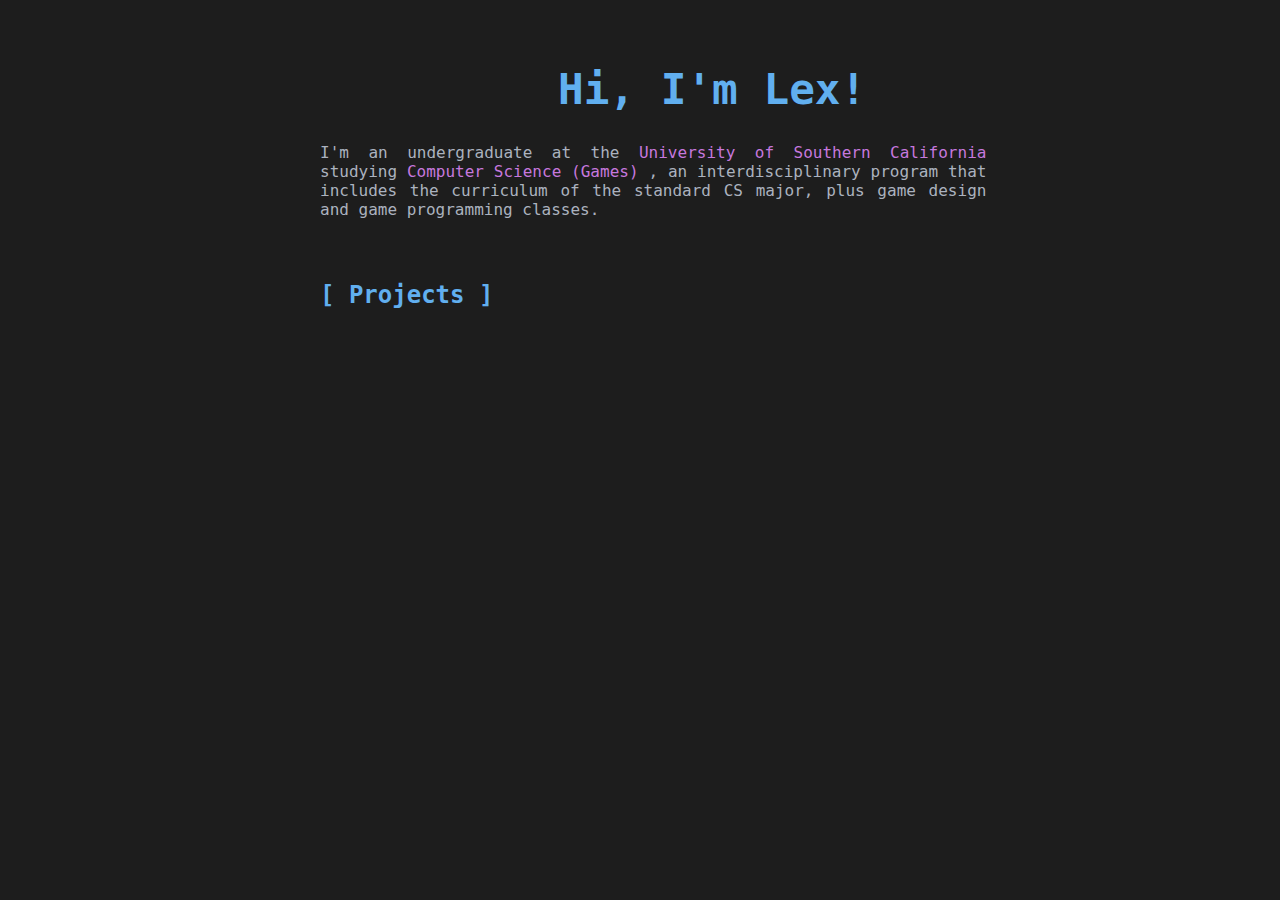
<file: old/index.html>
<!DOCTYPE html>
<html lang="en">
    <head>
        

    <link rel="apple-touch-icon" sizes="180x180" href="favicon/apple-touch-icon.png">
    <link rel="icon" type="image/png" sizes="32x32" href="favicon/favicon-32x32.png">
    <link rel="icon" type="image/png" sizes="16x16" href="favicon/favicon-16x16.png">
    <link rel="manifest" href="favicon/site.webmanifest">
    <link rel="mask-icon" href="favicon/safari-pinned-tab.svg" color="#5bbad5">
    <link rel="shortcut icon" href="favicon/favicon.ico" />

        <script>
            function toggleProjects() {
                var text = document.getElementById("project-tab");
                if (text.style.display == "none") {
                    text.style.display = "inline";
                    text.style.backgroundColor = "#5c6370";
                } else {
                    text.style.display = "none";
                    text.style.backgroundColor = "#1d1d1d";
                }
                
            }
        </script>
        <title>Lex Yu's Page</title>
        <meta charset="UTF-8">
        <meta name="viewport" content="width=device-width, initial-scale=1.0">
        <link rel="stylesheet" href="style.css">
    </head>
    <body>
        <h1>Hi, I'm Lex!</h1>

        <p>
            <span>I'm an undergraduate at the <span class="keyword">University of Southern California</span> studying</span> 
            <span id="major" class="keyword">Computer Science (Games)</span>
            <span id="major-description">, an interdisciplinary program that includes the curriculum of the standard CS major, plus game design and game programming classes.</span>
            <br>
            <br>
            <br>
            <h3><span class="menu-links" onclick="toggleProjects()">[ Projects ] </span></h3>
        </p>
        
        <span id="project-tab">
        <h4 class="project-links"><a href="https://store.steampowered.com/app/1637610/Time_Tails/">Time Tails</a></h4>
        <p>
            <img src="assets/img/timetails.jpg" alt="Time tails promotional image" class="wide-img">
            <br>
            <span>I worked on <span class="keyword">Time Tails</span> during my internship at <span class="keyword">Snowbright Studio</span>! Time Tails is a kids 2D point and click adventure funded by the US Dept. of Education. I translated wireframes into Unity scenes, and programmed three of the levels. I also programmed the menus and conclusion sequence. (Made in <span class="lowercase-keyword">Unity/C#</span>)</span>
        </p>

        <h4 class="project-links"><a href="https://lynnfactor.itch.io/ourfirstkiss">Our First Kiss</a></h4>
        <p>
                      
            <img src="assets/img/ourfirstkiss.png" alt="Our first kiss start screen" class="wide-img">
            <br>
            <span>I was the primary programmer on <span class="keyword">Our First Kiss</span>, another students' Masters Thesis project (using <span class="lowercase-keyword">Unity/C#</span>). It's a festival (or at-home) game about a first kiss at the movies. I programmed the kissing mechanic, the color saturation and music/film clip changes, the keyboard controls remapping, the accessories selection, the ending, and I debugged the movement code.</span>
        </p>
        <br>
        <br>
        <h3>Small Projects:</h3>
        <h4 class="project-links"><a href="https://lsyu.itch.io/color-combine">Color Combine</a></h4>
        <p>
            <img src="assets/img/colorcombine.png" alt="Color combine image" class="square-img">
            <br>
            <span>I made this alone in a few hours in <span class="lowercase-keyword">Unity</span>, it was inspired by the Home Depot color sample section.</span>
        </p>
        <h4 class="project-links"><a href="https://lsyu.itch.io/good-night-egg">Good Night, Egg</a></h4>
        <p>
            <img src="assets/img/goodnightegg.png" alt="Good Night Egge image" class="square-img">
            <br>
            <span>A 2D simulator of a genderqueer teen checking their phone before bedtime. This was my first <span class="lowercase-keyword">Unity</span> game that I made alone as an optional class project.</span>
        </p>
        <br>
        </span>
    </body>
</html>
</file>
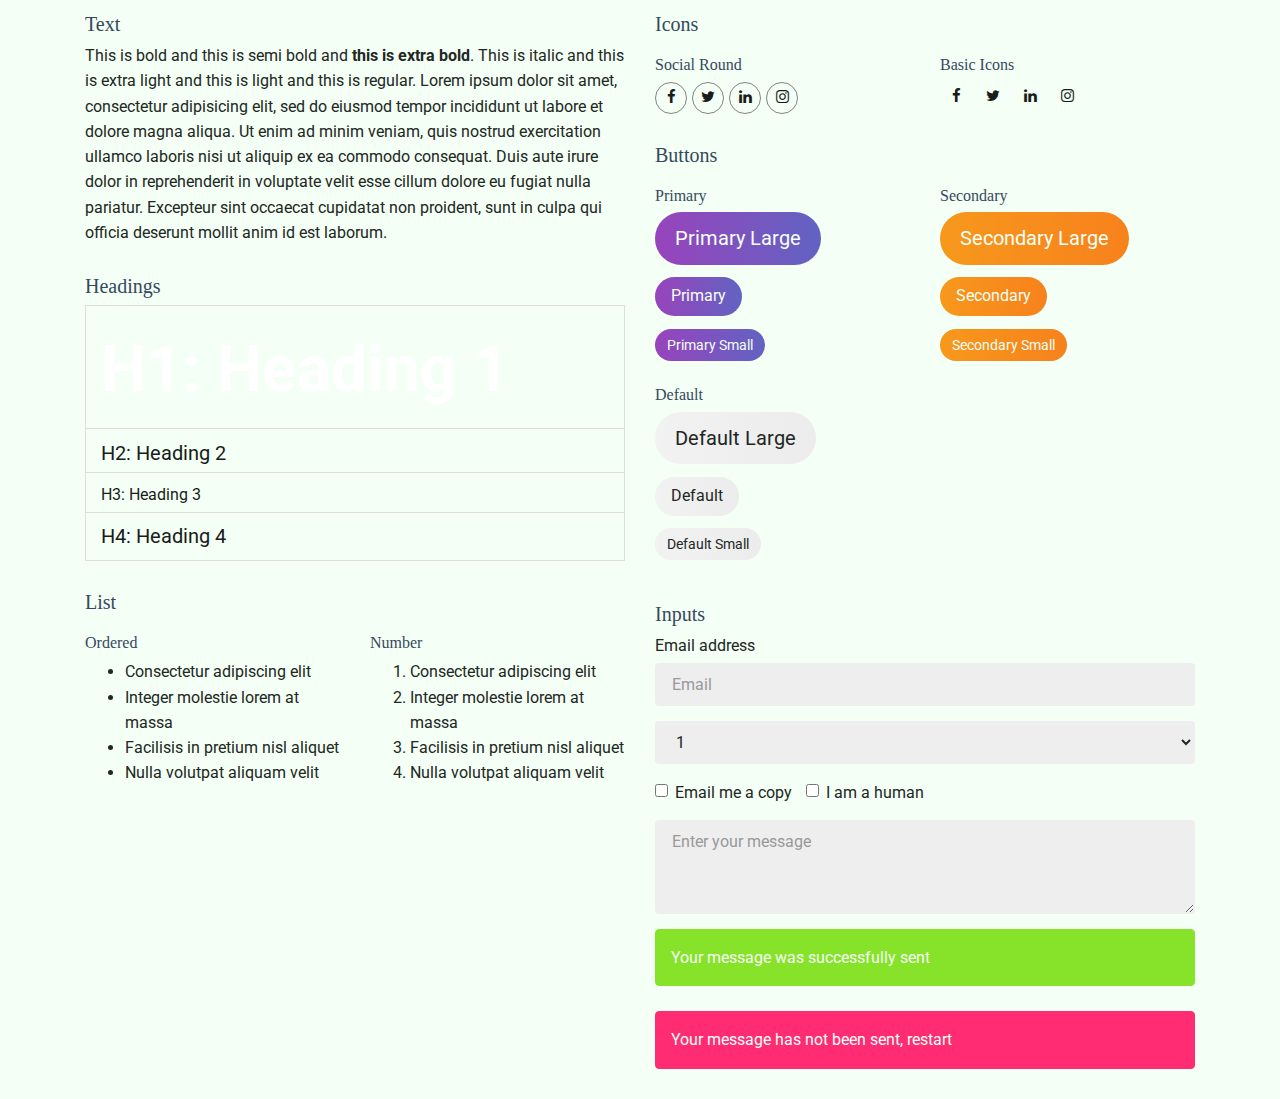
<file: components.html>
<!DOCTYPE html>
<html lang="en">

<head>
  <meta charset="UTF-8">
  <meta content="IE=edge" http-equiv="X-UA-Compatible">
  <meta content="width=device-width,initial-scale=1" name="viewport">
  <meta content="description" name="description">
  <meta name="google" content="notranslate" />
  <meta content="Mashup templates have been developped by Orson.io team" name="author">

  <!-- Disable tap highlight on IE -->
  <meta name="msapplication-tap-highlight" content="no">
  
  <link rel="apple-touch-icon" sizes="180x180" href="./assets/apple-icon-180x180.png">
  <link href="./assets/favicon.ico" rel="icon">

  <title>Title page</title>  

<link href="./main.d8e0d294.css" rel="stylesheet"></head>

<body class="white">


<!-- Add your site or app content here -->
  <div class="container">
    <div class="row">
      <div class="col-xs-12 col-md-6">

        <div class="template-example">
          <h2 class="template-title-example">Text</h2>
          <p>This is bold and this is semi bold and <b>this is extra bold</b>. This is italic and this is extra light and this is light
          and this is regular. Lorem ipsum dolor sit amet, consectetur adipisicing elit, sed do eiusmod
          tempor incididunt ut labore et dolore magna aliqua. Ut enim ad minim veniam,
          quis nostrud exercitation ullamco laboris nisi ut aliquip ex ea commodo
          consequat. Duis aute irure dolor in reprehenderit in voluptate velit esse
          cillum dolore eu fugiat nulla pariatur. Excepteur sint occaecat cupidatat non
          proident, sunt in culpa qui officia deserunt mollit anim id est laborum.
          </p>
        </div>

        <div class="template-example">
          <h2 class="template-title-example">Headings</h2>
          
          <table class="table table-bordered">
            <tr><td><h1>H1: Heading 1</h1></td></tr>
            <tr><td><h2>H2: Heading 2</h2></td></tr>
            <tr><td><h3>H3: Heading 3</h3></td></tr>
            <tr><td><h4>H4: Heading 4</h4></td></tr>
          </table>
          
        </div>

        
        <div class="template-example">
          <h2 class="template-title-example">List</h2>
          <div class="row">
            <div class="col-md-6">
              <h3 class="template-title-example">Ordered</h3>
              <ul>
                <li>Consectetur adipiscing elit</li>
                <li>Integer molestie lorem at massa</li>
                <li>Facilisis in pretium nisl aliquet</li>
                <li>Nulla volutpat aliquam velit</li>
              </ul>
            </div>
            <div class="col-md-6">
              <h3 class="template-title-example">Number</h3>
              <ol>
                <li>Consectetur adipiscing elit</li>
                <li>Integer molestie lorem at massa</li>
                <li>Facilisis in pretium nisl aliquet</li>
                <li>Nulla volutpat aliquam velit</li>
              </ol>
            </div>
          </div>
        </div>
        
      </div>

      <div class="col-xs-12 col-md-6">
        <div class="template-example">
          <h2 class="template-title-example">Icons</h2>
          
          <div class="row">
            <div class="col-md-6">
              <h3 class="template-title-example">Social Round</h2>
              <ul class="list-icons">
                <li>
                  <a href="" class="social-round-icon fa-icon">
                    <i class="fa fa-facebook"></i>
                  </a>
                </li>
                <li>
                  <a href="" class="social-round-icon fa-icon">
                    <i class="fa fa-twitter"></i>
                  </a>
                </li>
                <li>
                  <a href="" class="social-round-icon fa-icon">
                    <i class="fa fa-linkedin"></i>
                  </a>
                </li>
                <li>
                  <a href="" class="social-round-icon fa-icon">
                    <i class="fa fa-instagram"></i>
                  </a>
                </li>
              </ul>
            </div>
            <div class="col-md-6">
               <h3 class="template-title-example">Basic Icons</h2>
                <ul class="list-icons">
                  <li>
                    <span class="fa-icon">
                      <i class="fa fa-facebook"></i>
                    </span>
                  </li>
                  <li>
                    <span class="fa-icon">
                      <i class="fa fa-twitter"></i>
                    </span>
                  </li>
                  <li>
                    <span class="fa-icon">
                      <i class="fa fa-linkedin"></i>
                    </span>
                  </li>
                  <li>
                    <span class="fa-icon">
                      <i class="fa fa-instagram"></i>
                    </span>
                  </li>
                </ul>
            </div>

          </div>


          


        </div>

        <div class="template-example">
          <h2 class="template-title-example">Buttons</h2>
          <div class="row">
            <div class="col-md-6">
              <h3 class="template-title-example">Primary</h2>
              <div class="row">
                  <div class="col-md-6">
                  <p><a href="" class="btn btn-primary btn-lg">Primary Large</a></p>
                  <p><a href="" class="btn btn-primary">Primary </a></p>
                  <p><a href="" class="btn btn-primary btn-sm">Primary Small</a></p>
                </div>
              </div>

              <h3 class="template-title-example">Default</h2>
              <div class="row">
                  <div class="col-md-6">
                  <p><a href="" class="btn btn-default btn-lg">Default Large</a></p>
                  <p><a href="" class="btn btn-default">Default </a></p>
                  <p><a href="" class="btn btn-default btn-sm">Default Small</a></p>
                </div>
              </div>

            </div>

            <div class="col-md-6">
              <h3 class="template-title-example">Secondary</h2>
              <div class="row">
                  <div class="col-md-6">
                  <p><a href="" class="btn btn-info btn-lg">Secondary Large</a></p>
                  <p><a href="" class="btn btn-info">Secondary </a></p>
                  <p><a href="" class="btn btn-info btn-sm">Secondary Small</a></p>
                </div>
              </div>
            </div>
          </div>
        </div>
        
        <div class="template-example">
          <h2 class="template-title-example">Inputs</h2>

            <div class="form-group">
              <label for="exampleInputEmail1">Email address</label>
              <input type="email" class="form-control" id="exampleInputEmail1" placeholder="Email">
            </div>

            <div class="form-group">
              <select class="form-control">
                <option>1</option>
                <option>2</option>
                <option>3</option>
                <option>4</option>
                <option>5</option>
              </select>
            </div>

            <div class="form-group">
              <label class="checkbox-inline">
                <input 
                type="checkbox" id="inlineCheckbox1" value="option1"> Email me a copy
              </label>
              <label class="checkbox-inline">
                <input type="checkbox" id="inlineCheckbox2" value="option2"> I am a human
              </label>
            </div>

            <div class="form-group">
              <textarea class="form-control" rows="3" placeholder="Enter your message"></textarea>
            </div>
            
            <div class="alert alert-success" role="alert">Your message was successfully sent</div>
            <div class="alert alert-danger" role="alert">Your message has not been sent, restart</div>
        </div>




      </div>
    </div>
  </div>
</file>
<file: old/style.css>
body {
  font-family:Consolas, monaco, monospace;
  margin-top:5%;
  margin-left:25%;
  text-align:justify;
  background-color:#1d1d1d;
}
h4{
  font-size:14pt;
  color:#abb2bf;
}
h3{
  font-size:18pt;
  color:#61afef;
}
.wide-img{
  width:60%;
  height:60%;
}
.square-img{
  width:30%;
  height:30%;
}
p{
  width:70%;
  color:#abb2bf;
}
.keyword{
  color:#c678dd;
}
a:hover{
  color:white;
}
.project-links:hover{
  color:white;
}
a, a:visited{
  color:#61afef;
}
.lowercase-keyword{
  color:#98c379;
}
h1{
  margin-left:25%;
  font-size:32pt;
  color:#61afef;
}
.menu-links{
  color:#61afef;
}
.menu-links:hover{
  color:white;
}
#project-tab{
  display:none;
}


/*# sourceMappingURL=style.css.map */
@media only screen and (max-width: 600px) {
  body {
    text-align:left;
    margin-left:5%;
    width:100%;
  }
  h1{
    margin-left:0;
  }
}
</file>
<file: main.d8e0d294.css>
@import url('https://fonts.googleapis.com/css2?family=Roboto&display=swap');
@import url(https://maxcdn.bootstrapcdn.com/font-awesome/4.7.0/css/font-awesome.min.css); /*!
 * Bootstrap v3.3.7 (http://getbootstrap.com)
 * Copyright 2011-2016 Twitter, Inc.
 * Licensed under MIT (https://github.com/twbs/bootstrap/blob/master/LICENSE)
 */
/*! normalize.css v3.0.3 | MIT License | github.com/necolas/normalize.css */
html {
  font-family: sans-serif;
  -ms-text-size-adjust: 100%;
  -webkit-text-size-adjust: 100%;
}
#last-updated{
  color:rgba(255, 255, 255, 0.813);
  font-size:12px;
}
body {
  margin: 0;
}
article,
aside,
details,
figcaption,
figure,
footer,
header,
hgroup,
main,
menu,
nav,
section,
summary {
  display: block;
}
audio,
canvas,
progress,
video {
  display: inline-block;
  vertical-align: baseline;
}
audio:not([controls]) {
  display: none;
  height: 0;
}
[hidden],
template {
  display: none;
}
a {
  background-color: transparent;
}
a:active,
a:hover {
  outline: 0;
}
abbr[title] {
  border-bottom: 1px dotted;
}
b,
strong {
  font-weight: 700;
}
dfn {
  font-style: italic;
}
h1 {
  font-size: 2em;
  margin: 0.67em 0;
  color:white;
  
}


mark {
  background: #ff0;
  color: #191c1a;
}
small {
  font-size: 80%;
}
sub,
sup {
  font-size: 75%;
  line-height: 0;
  position: relative;
  vertical-align: baseline;
}
sup {
  top: -0.5em;
}
sub {
  bottom: -0.25em;
}
img {
  border: 0;
}
svg:not(:root) {
  overflow: hidden;
}
figure {
  margin: 1em 40px;
}
hr {
  box-sizing: content-box;
  height: 0;
}
pre {
  overflow: auto;
}
code,
kbd,
pre,
samp {
  font-family: monospace, monospace;
  font-size: 1em;
}
button,
input,
optgroup,
select,
textarea {
  color: inherit;
  font: inherit;
  margin: 0;
}
button {
  overflow: visible;
}
button,
select {
  text-transform: none;
}
button,
html input[type="button"],
input[type="reset"],
input[type="submit"] {
  -webkit-appearance: button;
  cursor: pointer;
}
button[disabled],
html input[disabled] {
  cursor: default;
}
button::-moz-focus-inner,
input::-moz-focus-inner {
  border: 0;
  padding: 0;
}
input {
  line-height: normal;
}
input[type="checkbox"],
input[type="radio"] {
  box-sizing: border-box;
  padding: 0;
}
input[type="number"]::-webkit-inner-spin-button,
input[type="number"]::-webkit-outer-spin-button {
  height: auto;
}
input[type="search"] {
  -webkit-appearance: textfield;
  box-sizing: content-box;
}
input[type="search"]::-webkit-search-cancel-button,
input[type="search"]::-webkit-search-decoration {
  -webkit-appearance: none;
}
fieldset {
  border: 1px solid silver;
  margin: 0 2px;
  padding: 0.35em 0.625em 0.75em;
}
textarea {
  overflow: auto;
}
optgroup {
  font-weight: 700;
}
table {
  border-collapse: collapse;
  border-spacing: 0;
}
td,
th {
  padding: 0;
}

/*! Source: https://github.com/h5bp/html5-boilerplate/blob/master/src/css/main.css */
@media print {
  *,
  :after,
  :before {
    background: transparent !important;
    color: #191c1a !important;
    box-shadow: none !important;
    text-shadow: none !important;
  }
  a,
  a:visited {
    text-decoration: underline;
  }
  a[href]:after {
    content: " (" attr(href) ")";
  }
  abbr[title]:after {
    content: " (" attr(title) ")";
  }
  a[href^="#"]:after,
  a[href^="javascript:"]:after {
    content: "";
  }
  blockquote,
  pre {
    border: 1px solid #999;
    page-break-inside: avoid;
  }
  thead {
    display: table-header-group;
  }
  img,
  tr {
    page-break-inside: avoid;
  }
  img {
    max-width: 100% !important;
  }
  h2,
  h3,
  p {
    orphans: 3;
    widows: 3;
  }
  h2,
  h3 {
    page-break-after: avoid;
  }
  .navbar {
    display: none;
  }
  .btn > .caret,
  .dropup > .btn > .caret {
    border-top-color: #191c1a !important;
  }
  .label {
    border: 1px solid #191c1a;
  }
  .table {
    border-collapse: collapse !important;
  }
  .table td,
  .table th {
    background-color: #F4FFF5 !important;
  }
  .table-bordered td,
  .table-bordered th {
    border: 1px solid #ddd !important;
  }
}
*,
:after,
:before {
  -webkit-box-sizing: border-box;
  -moz-box-sizing: border-box;
  box-sizing: border-box;
}
html {
  font-size: 10px;
  -webkit-tap-highlight-color: transparent;
}
body {
  font-family:  'Roboto',  sans-serif;
  font-size: 16px;
  line-height: 1.58;
  color: #212723;
  background-color: #F4FFF5;
}
.special-body {
  color:white;
}
button,
input,
select,
textarea {
  font-family: inherit;
  font-size: inherit;
  line-height: inherit;
}
a {
  color: #9844bc;
  text-decoration: none;
}
a:focus,
a:hover {
  color: #6e2a82;
  text-decoration: underline;
}
a:focus {
  outline: 5px auto -webkit-focus-ring-color;
  outline-offset: -2px;
}
figure {
  margin: 0;
}
img {
  vertical-align: middle;
}
.img-responsive {
  display: block;
  max-width: 100%;
  height: auto;
}
.img-rounded {
  border-radius: 6px;
}
.img-thumbnail {
  padding: 4px;
  line-height: 1.58;
  background-color: #F4FFF5;
  border: 1px solid #ddd;
  border-radius: 4px;
  -webkit-transition: all 0.2s ease-in-out;
  -o-transition: all 0.2s ease-in-out;
  transition: all 0.2s ease-in-out;
  display: inline-block;
  max-width: 100%;
  height: auto;
}
.img-circle {
  border-radius: 50%;
}
hr {
  margin-top: 25px;
  margin-bottom: 25px;
  border: 0;
  border-top: 1px solid #eee;
}
.sr-only {
  position: absolute;
  width: 1px;
  height: 1px;
  margin: -1px;
  padding: 0;
  overflow: hidden;
  clip: rect(0, 0, 0, 0);
  border: 0;
}
.sr-only-focusable:active,
.sr-only-focusable:focus {
  position: static;
  width: auto;
  height: auto;
  margin: 0;
  overflow: visible;
  clip: auto;
}
[role="button"] {
  cursor: pointer;
}

.h2,
.h3,
.h4,
.h5,
.h6,
h2,
h3,
h4,
h5,
h6 {
  font-family:  'Roboto',  sans-serif;
  font-weight: 400;
  line-height: 1.1;
  color: #191c1a;
}
.h1 .small,
.h1 small,
.h2 .small,
.h2 small,
.h3 .small,
.h3 small,
.h4 .small,
.h4 small,
.h5 .small,
.h5 small,
.h6 .small,
.h6 small,
h1 .small,
h1 small,
h2 .small,
h2 small,
h3 .small,
h3 small,
h4 .small,
h4 small,
h5 .small,
h5 small,
h6 .small,
h6 small {
  font-weight: 400;
  line-height: 1;
  color: #777;
}
.h1,
.h2,
.h3,
h1,
h2,
h3 {
  margin-top: 13px;
  margin-bottom: 8px;
}
.h1 .small,
.h1 small,
.h2 .small,
.h2 small,
.h3 .small,
.h3 small,
h1 .small,
h1 small,
h2 .small,
h2 small,
h3 .small,
h3 small {
  font-size: 65%;
}
.h4,
.h5,
.h6,
h4,
h5,
h6 {
  margin-top: 12.5px;
  margin-bottom: 12.5px;
}
.h4 .small,
.h4 small,
.h5 .small,
.h5 small,
.h6 .small,
.h6 small,
h4 .small,
h4 small,
h5 .small,
h5 small,
h6 .small,
h6 small {
  font-size: 75%;
}
.h1,
h1 {
  font-size: 64px;
}
.h2,
h2 {
  font-size: 27px;
}
.h3,
.h4,
h3,
h4 {
  font-size: 20px;
}
.h5,
h5 {
  font-size: 16px;
}
.h6,
h6 {
  font-size: 14px;
}
p {
  margin: 0 0 12.5px;
}
.project-desc {
  font-size:14px;
  text-align:justify;
}
.lead {
  margin-bottom: 25px;
  font-size: 18px;
  font-weight: 300;
  line-height: 1;
}
@media (min-width: 768px) {
  .lead {
    font-size: 24px;
  }
}
.small,
small {
  font-size: 87%;
}
.mark,
mark {
  background-color: #fcf8e3;
  padding: 0.2em;
}
.text-left {
  text-align: left;
}
.text-right {
  text-align: right;
}
.text-center {
  text-align: center;
}
.text-justify {
  text-align: justify;
}
.text-nowrap {
  white-space: nowrap;
}
.text-lowercase {
  text-transform: lowercase;
}
.initialism,
.text-uppercase {
  text-transform: uppercase;
}
.text-capitalize {
  text-transform: capitalize;
}
.text-muted {
  color: #777;
}
.text-primary {
  color: #9844bc;
}
a.text-primary:focus,
a.text-primary:hover {
  color: #6e2a82;
}
.text-success {
  color: #F4FFF5;
}
a.text-success:focus,
a.text-success:hover {
  color: #e6e6e6;
}
.text-info {
  color: #31708f;
}
a.text-info:focus,
a.text-info:hover {
  color: #245269;
}
.text-warning {
  color: #8a6d3b;
}
a.text-warning:focus,
a.text-warning:hover {
  color: #66512c;
}
.text-danger {
  color: #F4FFF5;
}
a.text-danger:focus,
a.text-danger:hover {
  color: #e6e6e6;
}
.bg-primary {
  color: #F4FFF5;
  background-color: #9844bc;
}
a.bg-primary:focus,
a.bg-primary:hover {
  background-color: #6e2a82;
}
.bg-success {
  background-color: #9929e3;
}
a.bg-success:focus,
a.bg-success:hover {
  background-color: #9929e3;
}
.bg-info {
  background-color: #d9edf7;
}
a.bg-info:focus,
a.bg-info:hover {
  background-color: #e4afee;
}
.bg-warning {
  background-color: #fcf8e3;
}
a.bg-warning:focus,
a.bg-warning:hover {
  background-color: #f7ecb5;
}
.bg-danger {
  background-color: #ff2c74;
}
a.bg-danger:focus,
a.bg-danger:hover {
  background-color: #f80055;
}
.page-header {
  padding-bottom: 11.5px;
  margin: 30px 0 25px;
  border-bottom: 1px solid #eee;
}
ol,
ul {
  margin-top: 0;
  margin-bottom: 12.5px;
}
ol ol,
ol ul,
ul ol,
ul ul {
  margin-bottom: 0;
}
.list-inline,
.list-unstyled {
  padding-left: 0;
  list-style: none;
}
.list-inline {
  margin-left: -5px;
}
.list-inline > li {
  display: inline-block;
  padding-left: 5px;
  padding-right: 5px;
}
dl {
  margin-top: 0;
  margin-bottom: 25px;
}
dd,
dt {
  line-height: 1.58;
}
dt {
  font-weight: 700;
}
dd {
  margin-left: 0;
}
.dl-horizontal dd:after,
.dl-horizontal dd:before {
  content: " ";
  display: table;
}
.dl-horizontal dd:after {
  clear: both;
}
@media (min-width: 768px) {
  .dl-horizontal dt {
    float: left;
    width: 160px;
    clear: left;
    text-align: right;
    overflow: hidden;
    text-overflow: ellipsis;
    white-space: nowrap;
  }
  .dl-horizontal dd {
    margin-left: 180px;
  }
}
abbr[data-original-title],
abbr[title] {
  cursor: help;
  border-bottom: 1px dotted #777;
}
.initialism {
  font-size: 90%;
}
blockquote {
  padding: 12.5px 25px;
  margin: 0 0 25px;
  font-size: 20px;
  border-left: 5px solid #eee;
}
blockquote ol:last-child,
blockquote p:last-child,
blockquote ul:last-child {
  margin-bottom: 0;
}
blockquote .small,
blockquote footer,
blockquote small {
  display: block;
  font-size: 80%;
  line-height: 1.58;
  color: #777;
}
blockquote .small:before,
blockquote footer:before,
blockquote small:before {
  content: "\2014   \A0";
}
.blockquote-reverse,
blockquote.pull-right {
  padding-right: 15px;
  padding-left: 0;
  border-right: 5px solid #eee;
  border-left: 0;
  text-align: right;
}
.blockquote-reverse .small:before,
.blockquote-reverse footer:before,
.blockquote-reverse small:before,
blockquote.pull-right .small:before,
blockquote.pull-right footer:before,
blockquote.pull-right small:before {
  content: "";
}
.blockquote-reverse .small:after,
.blockquote-reverse footer:after,
.blockquote-reverse small:after,
blockquote.pull-right .small:after,
blockquote.pull-right footer:after,
blockquote.pull-right small:after {
  content: "\A0   \2014";
}
address {
  margin-bottom: 25px;
  font-style: normal;
  line-height: 1.58;
}
code,
kbd,
pre,
samp {
  font-family: Menlo, Monaco, Consolas, Courier New, monospace;
}
code {
  color: #c7254e;
  background-color: #f9f2f4;
  border-radius: 4px;
}
code,
kbd {
  padding: 2px 4px;
  font-size: 90%;
}
kbd {
  color: #F4FFF5;
  background-color: #333;
  border-radius: 3px;
  box-shadow: inset 0 -1px 0 rgba(0, 0, 0, 0.25);
}
kbd kbd {
  padding: 0;
  font-size: 100%;
  font-weight: 700;
  box-shadow: none;
}
pre {
  display: block;
  padding: 12px;
  margin: 0 0 12.5px;
  font-size: 15px;
  line-height: 1.58;
  word-break: break-all;
  word-wrap: break-word;
  color: #333;
  background-color: #f5f5f5;
  border: 1px solid #ccc;
  border-radius: 4px;
}
pre code {
  padding: 0;
  font-size: inherit;
  color: inherit;
  white-space: pre-wrap;
  background-color: transparent;
  border-radius: 0;
}
.pre-scrollable {
  max-height: 340px;
  overflow-y: scroll;
}
.container {
  margin-right: auto;
  margin-left: auto;
  padding-left: 30px;
  padding-right: 30px;
}
#containerIntro h1,
#containerIntro p {
    float:left;
    display: inline;
    vertical-align: top;
}
.container:after,
.container:before {
  content: " ";
  display: table;
}
.container:after {
  clear: both;
}
@media (min-width: 768px) {
  .container {
    width: 750px;
  }
}
@media (min-width: 992px) {
  .container {
    width: 970px;
  }
}
@media (min-width: 1200px) {
  .container {
    width: 1170px;
  }
}
.container-fluid {
  margin-right: auto;
  margin-left: auto;
  padding-left: 15px;
  padding-right: 15px;
}
.container-fluid:after,
.container-fluid:before {
  content: " ";
  display: table;
}
.container-fluid:after {
  clear: both;
}
.row {
  margin-left: -15px;
  margin-right: -15px;
}
.row:after,
.row:before {
  content: " ";
  display: table;
}
.row:after {
  clear: both;
}
.col-lg-1,
.col-lg-2,
.col-lg-3,
.col-lg-4,
.col-lg-5,
.col-lg-6,
.col-lg-7,
.col-lg-8,
.col-lg-9,
.col-lg-10,
.col-lg-11,
.col-lg-12,
.col-md-1,
.col-md-2,
.col-md-3,
.col-md-4,
.col-md-5,
.col-md-6,
.col-md-7,
.col-md-8,
.col-md-9,
.col-md-10,
.col-md-11,
.col-md-12,
.col-sm-1,
.col-sm-2,
.col-sm-3,
.col-sm-4,
.col-sm-5,
.col-sm-6,
.col-sm-7,
.col-sm-8,
.col-sm-9,
.col-sm-10,
.col-sm-11,
.col-sm-12,
.col-xs-1,
.col-xs-2,
.col-xs-3,
.col-xs-4,
.col-xs-5,
.col-xs-6,
.col-xs-7,
.col-xs-8,
.col-xs-9,
.col-xs-10,
.col-xs-11,
.col-xs-12 {
  position: relative;
  min-height: 1px;
  padding-left: 15px;
  padding-right: 15px;
}
.col-xs-1,
.col-xs-2,
.col-xs-3,
.col-xs-4,
.col-xs-5,
.col-xs-6,
.col-xs-7,
.col-xs-8,
.col-xs-9,
.col-xs-10,
.col-xs-11,
.col-xs-12 {
  float: left;
}
.col-xs-1 {
  width: 8.33333%;
}
.col-xs-2 {
  width: 16.66667%;
}
.col-xs-3 {
  width: 25%;
}
.col-xs-4 {
  width: 33.33333%;
}
.col-xs-5 {
  width: 41.66667%;
}
.col-xs-6 {
  width: 50%;
}
.col-xs-7 {
  width: 58.33333%;
}
.col-xs-8 {
  width: 66.66667%;
}
.col-xs-9 {
  width: 75%;
}
.col-xs-10 {
  width: 83.33333%;
}
.col-xs-11 {
  width: 91.66667%;
}
.col-xs-12 {
  width: 100%;
}
.col-xs-pull-0 {
  right: auto;
}
.col-xs-pull-1 {
  right: 8.33333%;
}
.col-xs-pull-2 {
  right: 16.66667%;
}
.col-xs-pull-3 {
  right: 25%;
}
.col-xs-pull-4 {
  right: 33.33333%;
}
.col-xs-pull-5 {
  right: 41.66667%;
}
.col-xs-pull-6 {
  right: 50%;
}
.col-xs-pull-7 {
  right: 58.33333%;
}
.col-xs-pull-8 {
  right: 66.66667%;
}
.col-xs-pull-9 {
  right: 75%;
}
.col-xs-pull-10 {
  right: 83.33333%;
}
.col-xs-pull-11 {
  right: 91.66667%;
}
.col-xs-pull-12 {
  right: 100%;
}
.col-xs-push-0 {
  left: auto;
}
.col-xs-push-1 {
  left: 8.33333%;
}
.col-xs-push-2 {
  left: 16.66667%;
}
.col-xs-push-3 {
  left: 25%;
}
.col-xs-push-4 {
  left: 33.33333%;
}
.col-xs-push-5 {
  left: 41.66667%;
}
.col-xs-push-6 {
  left: 50%;
}
.col-xs-push-7 {
  left: 58.33333%;
}
.col-xs-push-8 {
  left: 66.66667%;
}
.col-xs-push-9 {
  left: 75%;
}
.col-xs-push-10 {
  left: 83.33333%;
}
.col-xs-push-11 {
  left: 91.66667%;
}
.col-xs-push-12 {
  left: 100%;
}
.col-xs-offset-0 {
  margin-left: 0;
}
.col-xs-offset-1 {
  margin-left: 8.33333%;
}
.col-xs-offset-2 {
  margin-left: 16.66667%;
}
.col-xs-offset-3 {
  margin-left: 25%;
}
.col-xs-offset-4 {
  margin-left: 33.33333%;
}
.col-xs-offset-5 {
  margin-left: 41.66667%;
}
.col-xs-offset-6 {
  margin-left: 50%;
}
.col-xs-offset-7 {
  margin-left: 58.33333%;
}
.col-xs-offset-8 {
  margin-left: 66.66667%;
}
.col-xs-offset-9 {
  margin-left: 75%;
}
.col-xs-offset-10 {
  margin-left: 83.33333%;
}
.col-xs-offset-11 {
  margin-left: 91.66667%;
}
.col-xs-offset-12 {
  margin-left: 100%;
}
@media (min-width: 768px) {
  .col-sm-1,
  .col-sm-2,
  .col-sm-3,
  .col-sm-4,
  .col-sm-5,
  .col-sm-6,
  .col-sm-7,
  .col-sm-8,
  .col-sm-9,
  .col-sm-10,
  .col-sm-11,
  .col-sm-12 {
    float: left;
  }
  .col-sm-1 {
    width: 8.33333%;
  }
  .col-sm-2 {
    width: 16.66667%;
  }
  .col-sm-3 {
    width: 25%;
  }
  .col-sm-4 {
    width: 33.33333%;
  }
  .col-sm-5 {
    width: 41.66667%;
  }
  .col-sm-6 {
    width: 50%;
  }
  .col-sm-7 {
    width: 58.33333%;
  }
  .col-sm-8 {
    width: 66.66667%;
  }
  .col-sm-9 {
    width: 75%;
  }
  .col-sm-10 {
    width: 83.33333%;
  }
  .col-sm-11 {
    width: 91.66667%;
  }
  .col-sm-12 {
    width: 100%;
  }
  .col-sm-pull-0 {
    right: auto;
  }
  .col-sm-pull-1 {
    right: 8.33333%;
  }
  .col-sm-pull-2 {
    right: 16.66667%;
  }
  .col-sm-pull-3 {
    right: 25%;
  }
  .col-sm-pull-4 {
    right: 33.33333%;
  }
  .col-sm-pull-5 {
    right: 41.66667%;
  }
  .col-sm-pull-6 {
    right: 50%;
  }
  .col-sm-pull-7 {
    right: 58.33333%;
  }
  .col-sm-pull-8 {
    right: 66.66667%;
  }
  .col-sm-pull-9 {
    right: 75%;
  }
  .col-sm-pull-10 {
    right: 83.33333%;
  }
  .col-sm-pull-11 {
    right: 91.66667%;
  }
  .col-sm-pull-12 {
    right: 100%;
  }
  .col-sm-push-0 {
    left: auto;
  }
  .col-sm-push-1 {
    left: 8.33333%;
  }
  .col-sm-push-2 {
    left: 16.66667%;
  }
  .col-sm-push-3 {
    left: 25%;
  }
  .col-sm-push-4 {
    left: 33.33333%;
  }
  .col-sm-push-5 {
    left: 41.66667%;
  }
  .col-sm-push-6 {
    left: 50%;
  }
  .col-sm-push-7 {
    left: 58.33333%;
  }
  .col-sm-push-8 {
    left: 66.66667%;
  }
  .col-sm-push-9 {
    left: 75%;
  }
  .col-sm-push-10 {
    left: 83.33333%;
  }
  .col-sm-push-11 {
    left: 91.66667%;
  }
  .col-sm-push-12 {
    left: 100%;
  }
  .col-sm-offset-0 {
    margin-left: 0;
  }
  .col-sm-offset-1 {
    margin-left: 8.33333%;
  }
  .col-sm-offset-2 {
    margin-left: 16.66667%;
  }
  .col-sm-offset-3 {
    margin-left: 25%;
  }
  .col-sm-offset-4 {
    margin-left: 33.33333%;
  }
  .col-sm-offset-5 {
    margin-left: 41.66667%;
  }
  .col-sm-offset-6 {
    margin-left: 50%;
  }
  .col-sm-offset-7 {
    margin-left: 58.33333%;
  }
  .col-sm-offset-8 {
    margin-left: 66.66667%;
  }
  .col-sm-offset-9 {
    margin-left: 75%;
  }
  .col-sm-offset-10 {
    margin-left: 83.33333%;
  }
  .col-sm-offset-11 {
    margin-left: 91.66667%;
  }
  .col-sm-offset-12 {
    margin-left: 100%;
  }
}
@media (min-width: 992px) {
  .col-md-1,
  .col-md-2,
  .col-md-3,
  .col-md-4,
  .col-md-5,
  .col-md-6,
  .col-md-7,
  .col-md-8,
  .col-md-9,
  .col-md-10,
  .col-md-11,
  .col-md-12 {
    float: left;
  }
  .col-md-1 {
    width: 8.33333%;
  }
  .col-md-2 {
    width: 16.66667%;
  }
  .col-md-3 {
    width: 25%;
  }
  .col-md-4 {
    width: 33.33333%;
  }
  .col-md-5 {
    width: 41.66667%;
  }
  .col-md-6 {
    width: 50%;
  }
  .col-md-7 {
    width: 58.33333%;
  }
  .col-md-8 {
    width: 66.66667%;
  }
  .col-md-9 {
    width: 75%;
  }
  .col-md-10 {
    width: 83.33333%;
  }
  .col-md-11 {
    width: 91.66667%;
  }
  .col-md-12 {
    width: 100%;
  }
  .col-md-pull-0 {
    right: auto;
  }
  .col-md-pull-1 {
    right: 8.33333%;
  }
  .col-md-pull-2 {
    right: 16.66667%;
  }
  .col-md-pull-3 {
    right: 25%;
  }
  .col-md-pull-4 {
    right: 33.33333%;
  }
  .col-md-pull-5 {
    right: 41.66667%;
  }
  .col-md-pull-6 {
    right: 50%;
  }
  .col-md-pull-7 {
    right: 58.33333%;
  }
  .col-md-pull-8 {
    right: 66.66667%;
  }
  .col-md-pull-9 {
    right: 75%;
  }
  .col-md-pull-10 {
    right: 83.33333%;
  }
  .col-md-pull-11 {
    right: 91.66667%;
  }
  .col-md-pull-12 {
    right: 100%;
  }
  .col-md-push-0 {
    left: auto;
  }
  .col-md-push-1 {
    left: 8.33333%;
  }
  .col-md-push-2 {
    left: 16.66667%;
  }
  .col-md-push-3 {
    left: 25%;
  }
  .col-md-push-4 {
    left: 33.33333%;
  }
  .col-md-push-5 {
    left: 41.66667%;
  }
  .col-md-push-6 {
    left: 50%;
  }
  .col-md-push-7 {
    left: 58.33333%;
  }
  .col-md-push-8 {
    left: 66.66667%;
  }
  .col-md-push-9 {
    left: 75%;
  }
  .col-md-push-10 {
    left: 83.33333%;
  }
  .col-md-push-11 {
    left: 91.66667%;
  }
  .col-md-push-12 {
    left: 100%;
  }
  .col-md-offset-0 {
    margin-left: 0;
  }
  .col-md-offset-1 {
    margin-left: 8.33333%;
  }
  .col-md-offset-2 {
    margin-left: 16.66667%;
  }
  .col-md-offset-3 {
    margin-left: 25%;
  }
  .col-md-offset-4 {
    margin-left: 33.33333%;
  }
  .col-md-offset-5 {
    margin-left: 41.66667%;
  }
  .col-md-offset-6 {
    margin-left: 50%;
  }
  .col-md-offset-7 {
    margin-left: 58.33333%;
  }
  .col-md-offset-8 {
    margin-left: 66.66667%;
  }
  .col-md-offset-9 {
    margin-left: 75%;
  }
  .col-md-offset-10 {
    margin-left: 83.33333%;
  }
  .col-md-offset-11 {
    margin-left: 91.66667%;
  }
  .col-md-offset-12 {
    margin-left: 100%;
  }
}
@media (min-width: 1200px) {
  .col-lg-1,
  .col-lg-2,
  .col-lg-3,
  .col-lg-4,
  .col-lg-5,
  .col-lg-6,
  .col-lg-7,
  .col-lg-8,
  .col-lg-9,
  .col-lg-10,
  .col-lg-11,
  .col-lg-12 {
    float: left;
  }
  .col-lg-1 {
    width: 8.33333%;
  }
  .col-lg-2 {
    width: 16.66667%;
  }
  .col-lg-3 {
    width: 25%;
  }
  .col-lg-4 {
    width: 33.33333%;
  }
  .col-lg-5 {
    width: 41.66667%;
  }
  .col-lg-6 {
    width: 50%;
  }
  .col-lg-7 {
    width: 58.33333%;
  }
  .col-lg-8 {
    width: 66.66667%;
  }
  .col-lg-9 {
    width: 75%;
  }
  .col-lg-10 {
    width: 83.33333%;
  }
  .col-lg-11 {
    width: 91.66667%;
  }
  .col-lg-12 {
    width: 100%;
  }
  .col-lg-pull-0 {
    right: auto;
  }
  .col-lg-pull-1 {
    right: 8.33333%;
  }
  .col-lg-pull-2 {
    right: 16.66667%;
  }
  .col-lg-pull-3 {
    right: 25%;
  }
  .col-lg-pull-4 {
    right: 33.33333%;
  }
  .col-lg-pull-5 {
    right: 41.66667%;
  }
  .col-lg-pull-6 {
    right: 50%;
  }
  .col-lg-pull-7 {
    right: 58.33333%;
  }
  .col-lg-pull-8 {
    right: 66.66667%;
  }
  .col-lg-pull-9 {
    right: 75%;
  }
  .col-lg-pull-10 {
    right: 83.33333%;
  }
  .col-lg-pull-11 {
    right: 91.66667%;
  }
  .col-lg-pull-12 {
    right: 100%;
  }
  .col-lg-push-0 {
    left: auto;
  }
  .col-lg-push-1 {
    left: 8.33333%;
  }
  .col-lg-push-2 {
    left: 16.66667%;
  }
  .col-lg-push-3 {
    left: 25%;
  }
  .col-lg-push-4 {
    left: 33.33333%;
  }
  .col-lg-push-5 {
    left: 41.66667%;
  }
  .col-lg-push-6 {
    left: 50%;
  }
  .col-lg-push-7 {
    left: 58.33333%;
  }
  .col-lg-push-8 {
    left: 66.66667%;
  }
  .col-lg-push-9 {
    left: 75%;
  }
  .col-lg-push-10 {
    left: 83.33333%;
  }
  .col-lg-push-11 {
    left: 91.66667%;
  }
  .col-lg-push-12 {
    left: 100%;
  }
  .col-lg-offset-0 {
    margin-left: 0;
  }
  .col-lg-offset-1 {
    margin-left: 8.33333%;
  }
  .col-lg-offset-2 {
    margin-left: 16.66667%;
  }
  .col-lg-offset-3 {
    margin-left: 25%;
  }
  .col-lg-offset-4 {
    margin-left: 33.33333%;
  }
  .col-lg-offset-5 {
    margin-left: 41.66667%;
  }
  .col-lg-offset-6 {
    margin-left: 50%;
  }
  .col-lg-offset-7 {
    margin-left: 58.33333%;
  }
  .col-lg-offset-8 {
    margin-left: 66.66667%;
  }
  .col-lg-offset-9 {
    margin-left: 75%;
  }
  .col-lg-offset-10 {
    margin-left: 83.33333%;
  }
  .col-lg-offset-11 {
    margin-left: 91.66667%;
  }
  .col-lg-offset-12 {
    margin-left: 100%;
  }
}
table {
  background-color: transparent;
}
caption {
  padding-top: 8px;
  padding-bottom: 8px;
  color: #777;
}
caption,
th {
  text-align: left;
}
.table {
  width: 100%;
  max-width: 100%;
  margin-bottom: 25px;
}
.table > tbody > tr > td,
.table > tbody > tr > th,
.table > tfoot > tr > td,
.table > tfoot > tr > th,
.table > thead > tr > td,
.table > thead > tr > th {
  padding: 8px;
  line-height: 1.58;
  vertical-align: top;
  border-top: 1px solid #ddd;
}
.table > thead > tr > th {
  vertical-align: bottom;
  border-bottom: 2px solid #ddd;
}
.table > caption + thead > tr:first-child > td,
.table > caption + thead > tr:first-child > th,
.table > colgroup + thead > tr:first-child > td,
.table > colgroup + thead > tr:first-child > th,
.table > thead:first-child > tr:first-child > td,
.table > thead:first-child > tr:first-child > th {
  border-top: 0;
}
.table > tbody + tbody {
  border-top: 2px solid #ddd;
}
.table .table {
  background-color: #F4FFF5;
}
.table-condensed > tbody > tr > td,
.table-condensed > tbody > tr > th,
.table-condensed > tfoot > tr > td,
.table-condensed > tfoot > tr > th,
.table-condensed > thead > tr > td,
.table-condensed > thead > tr > th {
  padding: 5px;
}
.table-bordered,
.table-bordered > tbody > tr > td,
.table-bordered > tbody > tr > th,
.table-bordered > tfoot > tr > td,
.table-bordered > tfoot > tr > th,
.table-bordered > thead > tr > td,
.table-bordered > thead > tr > th {
  border: 1px solid #ddd;
}
.table-bordered > thead > tr > td,
.table-bordered > thead > tr > th {
  border-bottom-width: 2px;
}
.table-striped > tbody > tr:nth-of-type(odd) {
  background-color: #f9f9f9;
}
.table-hover > tbody > tr:hover {
  background-color: #f5f5f5;
}
table col[class*="col-"] {
  position: static;
  float: none;
  display: table-column;
}
table td[class*="col-"],
table th[class*="col-"] {
  position: static;
  float: none;
  display: table-cell;
}
.table > tbody > tr.active > td,
.table > tbody > tr.active > th,
.table > tbody > tr > td.active,
.table > tbody > tr > th.active,
.table > tfoot > tr.active > td,
.table > tfoot > tr.active > th,
.table > tfoot > tr > td.active,
.table > tfoot > tr > th.active,
.table > thead > tr.active > td,
.table > thead > tr.active > th,
.table > thead > tr > td.active,
.table > thead > tr > th.active {
  background-color: #f5f5f5;
}
.table-hover > tbody > tr.active:hover > td,
.table-hover > tbody > tr.active:hover > th,
.table-hover > tbody > tr:hover > .active,
.table-hover > tbody > tr > td.active:hover,
.table-hover > tbody > tr > th.active:hover {
  background-color: #e8e8e8;
}
.table > tbody > tr.success > td,
.table > tbody > tr.success > th,
.table > tbody > tr > td.success,
.table > tbody > tr > th.success,
.table > tfoot > tr.success > td,
.table > tfoot > tr.success > th,
.table > tfoot > tr > td.success,
.table > tfoot > tr > th.success,
.table > thead > tr.success > td,
.table > thead > tr.success > th,
.table > thead > tr > td.success,
.table > thead > tr > th.success {
  background-color: #87e329;
}
.table-hover > tbody > tr.success:hover > td,
.table-hover > tbody > tr.success:hover > th,
.table-hover > tbody > tr:hover > .success,
.table-hover > tbody > tr > td.success:hover,
.table-hover > tbody > tr > th.success:hover {
  background-color: #7ad61c;
}
.table > tbody > tr.info > td,
.table > tbody > tr.info > th,
.table > tbody > tr > td.info,
.table > tbody > tr > th.info,
.table > tfoot > tr.info > td,
.table > tfoot > tr.info > th,
.table > tfoot > tr > td.info,
.table > tfoot > tr > th.info,
.table > thead > tr.info > td,
.table > thead > tr.info > th,
.table > thead > tr > td.info,
.table > thead > tr > th.info {
  background-color: #d9edf7;
}
.table-hover > tbody > tr.info:hover > td,
.table-hover > tbody > tr.info:hover > th,
.table-hover > tbody > tr:hover > .info,
.table-hover > tbody > tr > td.info:hover,
.table-hover > tbody > tr > th.info:hover {
  background-color: #c4e3f3;
}
.table > tbody > tr.warning > td,
.table > tbody > tr.warning > th,
.table > tbody > tr > td.warning,
.table > tbody > tr > th.warning,
.table > tfoot > tr.warning > td,
.table > tfoot > tr.warning > th,
.table > tfoot > tr > td.warning,
.table > tfoot > tr > th.warning,
.table > thead > tr.warning > td,
.table > thead > tr.warning > th,
.table > thead > tr > td.warning,
.table > thead > tr > th.warning {
  background-color: #fcf8e3;
}
.table-hover > tbody > tr.warning:hover > td,
.table-hover > tbody > tr.warning:hover > th,
.table-hover > tbody > tr:hover > .warning,
.table-hover > tbody > tr > td.warning:hover,
.table-hover > tbody > tr > th.warning:hover {
  background-color: #faf2cc;
}
.table > tbody > tr.danger > td,
.table > tbody > tr.danger > th,
.table > tbody > tr > td.danger,
.table > tbody > tr > th.danger,
.table > tfoot > tr.danger > td,
.table > tfoot > tr.danger > th,
.table > tfoot > tr > td.danger,
.table > tfoot > tr > th.danger,
.table > thead > tr.danger > td,
.table > thead > tr.danger > th,
.table > thead > tr > td.danger,
.table > thead > tr > th.danger {
  background-color: #ff2c74;
}
.table-hover > tbody > tr.danger:hover > td,
.table-hover > tbody > tr.danger:hover > th,
.table-hover > tbody > tr:hover > .danger,
.table-hover > tbody > tr > td.danger:hover,
.table-hover > tbody > tr > th.danger:hover {
  background-color: #ff1363;
}
.table-responsive {
  overflow-x: auto;
  min-height: 0.01%;
}
@media screen and (max-width: 767px) {
  .table-responsive {
    width: 100%;
    margin-bottom: 18.75px;
    overflow-y: hidden;
    -ms-overflow-style: -ms-autohiding-scrollbar;
    border: 1px solid #ddd;
  }
  .table-responsive > .table {
    margin-bottom: 0;
  }
  .table-responsive > .table > tbody > tr > td,
  .table-responsive > .table > tbody > tr > th,
  .table-responsive > .table > tfoot > tr > td,
  .table-responsive > .table > tfoot > tr > th,
  .table-responsive > .table > thead > tr > td,
  .table-responsive > .table > thead > tr > th {
    white-space: nowrap;
  }
  .table-responsive > .table-bordered {
    border: 0;
  }
  .table-responsive > .table-bordered > tbody > tr > td:first-child,
  .table-responsive > .table-bordered > tbody > tr > th:first-child,
  .table-responsive > .table-bordered > tfoot > tr > td:first-child,
  .table-responsive > .table-bordered > tfoot > tr > th:first-child,
  .table-responsive > .table-bordered > thead > tr > td:first-child,
  .table-responsive > .table-bordered > thead > tr > th:first-child {
    border-left: 0;
  }
  .table-responsive > .table-bordered > tbody > tr > td:last-child,
  .table-responsive > .table-bordered > tbody > tr > th:last-child,
  .table-responsive > .table-bordered > tfoot > tr > td:last-child,
  .table-responsive > .table-bordered > tfoot > tr > th:last-child,
  .table-responsive > .table-bordered > thead > tr > td:last-child,
  .table-responsive > .table-bordered > thead > tr > th:last-child {
    border-right: 0;
  }
  .table-responsive > .table-bordered > tbody > tr:last-child > td,
  .table-responsive > .table-bordered > tbody > tr:last-child > th,
  .table-responsive > .table-bordered > tfoot > tr:last-child > td,
  .table-responsive > .table-bordered > tfoot > tr:last-child > th {
    border-bottom: 0;
  }
}
fieldset {
  margin: 0;
  min-width: 0;
}
fieldset,
legend {
  padding: 0;
  border: 0;
}
legend {
  display: block;
  width: 100%;
  margin-bottom: 25px;
  font-size: 24px;
  line-height: inherit;
  color: #333;
  border-bottom: 1px solid #e5e5e5;
}
label {
  display: inline-block;
  max-width: 100%;
  margin-bottom: 5px;
  font-weight: 700;
}
input[type="search"] {
  -webkit-box-sizing: border-box;
  -moz-box-sizing: border-box;
  box-sizing: border-box;
}
input[type="checkbox"],
input[type="radio"] {
  margin: 4px 0 0;
  margin-top: 1px\9;
  line-height: normal;
}
input[type="file"] {
  display: block;
}
input[type="range"] {
  display: block;
  width: 100%;
}
select[multiple],
select[size] {
  height: auto;
}
input[type="checkbox"]:focus,
input[type="file"]:focus,
input[type="radio"]:focus {
  outline: 5px auto -webkit-focus-ring-color;
  outline-offset: -2px;
}
output {
  padding-top: 9px;
}
.form-control,
output {
  display: block;
  font-size: 16px;
  line-height: 1.58;
  color: #212723;
}
.form-control {
  width: 100%;
  height: 43px;
  padding: 8px 16px;
  background-color: #eee;
  background-image: none;
  border: 1px solid transparent;
  border-radius: 4px;
  -webkit-box-shadow: inset 0 1px 1px rgba(0, 0, 0, 0.075);
  box-shadow: inset 0 1px 1px rgba(0, 0, 0, 0.075);
  -webkit-transition: border-color 0.15s ease-in-out,
    box-shadow 0.15s ease-in-out;
  -o-transition: border-color ease-in-out 0.15s, box-shadow ease-in-out 0.15s;
  transition: border-color 0.15s ease-in-out, box-shadow 0.15s ease-in-out;
}
.form-control:focus {
  border-color: #66afe9;
  -webkit-box-shadow: inset 0 1px 1px rgba(0, 0, 0, 0.075),
    0 0 8px rgba(102, 175, 233, 0.6);
  box-shadow: inset 0 1px 1px rgba(0, 0, 0, 0.075),
    0 0 8px rgba(102, 175, 233, 0.6);
}
.form-control::-moz-placeholder {
  color: #999;
  opacity: 1;
}
.form-control:-ms-input-placeholder {
  color: #999;
}
.form-control::-webkit-input-placeholder {
  color: #999;
}
.form-control::-ms-expand {
  border: 0;
  background-color: transparent;
}
.form-control[disabled],
.form-control[readonly],
fieldset[disabled] .form-control {
  background-color: #eee;
  opacity: 1;
}
.form-control[disabled],
fieldset[disabled] .form-control {
  cursor: not-allowed;
}
textarea.form-control {
  height: auto;
}
input[type="search"] {
  -webkit-appearance: none;
}
@media screen and (-webkit-min-device-pixel-ratio: 0) {
  input[type="date"].form-control,
  input[type="datetime-local"].form-control,
  input[type="month"].form-control,
  input[type="time"].form-control {
    line-height: 43px;
  }
  .input-group-sm > .input-group-btn > input[type="date"].btn,
  .input-group-sm > .input-group-btn > input[type="datetime-local"].btn,
  .input-group-sm > .input-group-btn > input[type="month"].btn,
  .input-group-sm > .input-group-btn > input[type="time"].btn,
  .input-group-sm > input[type="date"].form-control,
  .input-group-sm > input[type="date"].input-group-addon,
  .input-group-sm > input[type="datetime-local"].form-control,
  .input-group-sm > input[type="datetime-local"].input-group-addon,
  .input-group-sm > input[type="month"].form-control,
  .input-group-sm > input[type="month"].input-group-addon,
  .input-group-sm > input[type="time"].form-control,
  .input-group-sm > input[type="time"].input-group-addon,
  .input-group-sm input[type="date"],
  .input-group-sm input[type="datetime-local"],
  .input-group-sm input[type="month"],
  .input-group-sm input[type="time"],
  input[type="date"].input-sm,
  input[type="datetime-local"].input-sm,
  input[type="month"].input-sm,
  input[type="time"].input-sm {
    line-height: 35px;
  }
  .input-group-lg > .input-group-btn > input[type="date"].btn,
  .input-group-lg > .input-group-btn > input[type="datetime-local"].btn,
  .input-group-lg > .input-group-btn > input[type="month"].btn,
  .input-group-lg > .input-group-btn > input[type="time"].btn,
  .input-group-lg > input[type="date"].form-control,
  .input-group-lg > input[type="date"].input-group-addon,
  .input-group-lg > input[type="datetime-local"].form-control,
  .input-group-lg > input[type="datetime-local"].input-group-addon,
  .input-group-lg > input[type="month"].form-control,
  .input-group-lg > input[type="month"].input-group-addon,
  .input-group-lg > input[type="time"].form-control,
  .input-group-lg > input[type="time"].input-group-addon,
  .input-group-lg input[type="date"],
  .input-group-lg input[type="datetime-local"],
  .input-group-lg input[type="month"],
  .input-group-lg input[type="time"],
  input[type="date"].input-lg,
  input[type="datetime-local"].input-lg,
  input[type="month"].input-lg,
  input[type="time"].input-lg {
    line-height: 53px;
  }
}
.form-group {
  margin-bottom: 15px;
}
.checkbox,
.radio {
  position: relative;
  display: block;
  margin-top: 10px;
  margin-bottom: 10px;
}
.checkbox label,
.radio label {
  min-height: 25px;
  padding-left: 20px;
  margin-bottom: 0;
  font-weight: 400;
  cursor: pointer;
}
.checkbox-inline input[type="checkbox"],
.checkbox input[type="checkbox"],
.radio-inline input[type="radio"],
.radio input[type="radio"] {
  position: absolute;
  margin-left: -20px;
  margin-top: 4px\9;
}
.checkbox + .checkbox,
.radio + .radio {
  margin-top: -5px;
}
.checkbox-inline,
.radio-inline {
  position: relative;
  display: inline-block;
  padding-left: 20px;
  margin-bottom: 0;
  vertical-align: middle;
  font-weight: 400;
  cursor: pointer;
}
.checkbox-inline + .checkbox-inline,
.radio-inline + .radio-inline {
  margin-top: 0;
  margin-left: 10px;
}
.checkbox-inline.disabled,
.checkbox.disabled label,
.radio-inline.disabled,
.radio.disabled label,
fieldset[disabled] .checkbox-inline,
fieldset[disabled] .checkbox label,
fieldset[disabled] .radio-inline,
fieldset[disabled] .radio label,
fieldset[disabled] input[type="checkbox"],
fieldset[disabled] input[type="radio"],
input[type="checkbox"].disabled,
input[type="checkbox"][disabled],
input[type="radio"].disabled,
input[type="radio"][disabled] {
  cursor: not-allowed;
}
.form-control-static {
  padding-top: 9px;
  padding-bottom: 9px;
  margin-bottom: 0;
  min-height: 41px;
}
.form-control-static.input-lg,
.form-control-static.input-sm,
.input-group-lg > .form-control-static.form-control,
.input-group-lg > .form-control-static.input-group-addon,
.input-group-lg > .input-group-btn > .form-control-static.btn,
.input-group-sm > .form-control-static.form-control,
.input-group-sm > .form-control-static.input-group-addon,
.input-group-sm > .input-group-btn > .form-control-static.btn {
  padding-left: 0;
  padding-right: 0;
}
.input-group-sm > .form-control,
.input-group-sm > .input-group-addon,
.input-group-sm > .input-group-btn > .btn,
.input-sm {
  height: 35px;
  padding: 6px 12px;
  font-size: 14px;
  line-height: 1.5;
  border-radius: 3px;
}
.input-group-sm > .input-group-btn > select.btn,
.input-group-sm > select.form-control,
.input-group-sm > select.input-group-addon,
select.input-sm {
  height: 35px;
  line-height: 35px;
}
.input-group-sm > .input-group-btn > select[multiple].btn,
.input-group-sm > .input-group-btn > textarea.btn,
.input-group-sm > select[multiple].form-control,
.input-group-sm > select[multiple].input-group-addon,
.input-group-sm > textarea.form-control,
.input-group-sm > textarea.input-group-addon,
select[multiple].input-sm,
textarea.input-sm {
  height: auto;
}
.form-group-sm .form-control {
  height: 35px;
  padding: 6px 12px;
  font-size: 14px;
  line-height: 1.5;
  border-radius: 3px;
}
.form-group-sm select.form-control {
  height: 35px;
  line-height: 35px;
}
.form-group-sm select[multiple].form-control,
.form-group-sm textarea.form-control {
  height: auto;
}
.form-group-sm .form-control-static {
  height: 35px;
  min-height: 39px;
  padding: 7px 12px;
  font-size: 14px;
  line-height: 1.5;
}
.input-group-lg > .form-control,
.input-group-lg > .input-group-addon,
.input-group-lg > .input-group-btn > .btn,
.input-lg {
  height: 53px;
  padding: 12px 20px;
  font-size: 20px;
  line-height: 1.33333;
  border-radius: 6px;
}
.input-group-lg > .input-group-btn > select.btn,
.input-group-lg > select.form-control,
.input-group-lg > select.input-group-addon,
select.input-lg {
  height: 53px;
  line-height: 53px;
}
.input-group-lg > .input-group-btn > select[multiple].btn,
.input-group-lg > .input-group-btn > textarea.btn,
.input-group-lg > select[multiple].form-control,
.input-group-lg > select[multiple].input-group-addon,
.input-group-lg > textarea.form-control,
.input-group-lg > textarea.input-group-addon,
select[multiple].input-lg,
textarea.input-lg {
  height: auto;
}
.form-group-lg .form-control {
  height: 53px;
  padding: 12px 20px;
  font-size: 20px;
  line-height: 1.33333;
  border-radius: 6px;
}
.form-group-lg select.form-control {
  height: 53px;
  line-height: 53px;
}
.form-group-lg select[multiple].form-control,
.form-group-lg textarea.form-control {
  height: auto;
}
.form-group-lg .form-control-static {
  height: 53px;
  min-height: 45px;
  padding: 13px 20px;
  font-size: 20px;
  line-height: 1.33333;
}
.has-feedback {
  position: relative;
}
.has-feedback .form-control {
  padding-right: 53.75px;
}
.form-control-feedback {
  position: absolute;
  top: 0;
  right: 0;
  z-index: 2;
  display: block;
  width: 43px;
  height: 43px;
  line-height: 43px;
  text-align: center;
  pointer-events: none;
}
.form-group-lg .form-control + .form-control-feedback,
.input-group-lg + .form-control-feedback,
.input-group-lg > .form-control + .form-control-feedback,
.input-group-lg > .input-group-addon + .form-control-feedback,
.input-group-lg > .input-group-btn > .btn + .form-control-feedback,
.input-lg + .form-control-feedback {
  width: 53px;
  height: 53px;
  line-height: 53px;
}
.form-group-sm .form-control + .form-control-feedback,
.input-group-sm + .form-control-feedback,
.input-group-sm > .form-control + .form-control-feedback,
.input-group-sm > .input-group-addon + .form-control-feedback,
.input-group-sm > .input-group-btn > .btn + .form-control-feedback,
.input-sm + .form-control-feedback {
  width: 35px;
  height: 35px;
  line-height: 35px;
}
.has-success .checkbox,
.has-success .checkbox-inline,
.has-success.checkbox-inline label,
.has-success.checkbox label,
.has-success .control-label,
.has-success .help-block,
.has-success .radio,
.has-success .radio-inline,
.has-success.radio-inline label,
.has-success.radio label {
  color: #F4FFF5;
}
.has-success .form-control {
  border-color: #F4FFF5;
  -webkit-box-shadow: inset 0 1px 1px rgba(0, 0, 0, 0.075);
  box-shadow: inset 0 1px 1px rgba(0, 0, 0, 0.075);
}
.has-success .form-control:focus {
  border-color: #e6e6e6;
  -webkit-box-shadow: inset 0 1px 1px rgba(0, 0, 0, 0.075), 0 0 6px #F4FFF5;
  box-shadow: inset 0 1px 1px rgba(0, 0, 0, 0.075), 0 0 6px #F4FFF5;
}
.has-success .input-group-addon {
  color: #F4FFF5;
  border-color: #F4FFF5;
  background-color: #87e329;
}
.has-success .form-control-feedback {
  color: #F4FFF5;
}
.has-warning .checkbox,
.has-warning .checkbox-inline,
.has-warning.checkbox-inline label,
.has-warning.checkbox label,
.has-warning .control-label,
.has-warning .help-block,
.has-warning .radio,
.has-warning .radio-inline,
.has-warning.radio-inline label,
.has-warning.radio label {
  color: #8a6d3b;
}
.has-warning .form-control {
  border-color: #8a6d3b;
  -webkit-box-shadow: inset 0 1px 1px rgba(0, 0, 0, 0.075);
  box-shadow: inset 0 1px 1px rgba(0, 0, 0, 0.075);
}
.has-warning .form-control:focus {
  border-color: #66512c;
  -webkit-box-shadow: inset 0 1px 1px rgba(0, 0, 0, 0.075), 0 0 6px #c0a16b;
  box-shadow: inset 0 1px 1px rgba(0, 0, 0, 0.075), 0 0 6px #c0a16b;
}
.has-warning .input-group-addon {
  color: #8a6d3b;
  border-color: #8a6d3b;
  background-color: #fcf8e3;
}
.has-warning .form-control-feedback {
  color: #8a6d3b;
}
.has-error .checkbox,
.has-error .checkbox-inline,
.has-error.checkbox-inline label,
.has-error.checkbox label,
.has-error .control-label,
.has-error .help-block,
.has-error .radio,
.has-error .radio-inline,
.has-error.radio-inline label,
.has-error.radio label {
  color: #F4FFF5;
}
.has-error .form-control {
  border-color: #F4FFF5;
  -webkit-box-shadow: inset 0 1px 1px rgba(0, 0, 0, 0.075);
  box-shadow: inset 0 1px 1px rgba(0, 0, 0, 0.075);
}
.has-error .form-control:focus {
  border-color: #e6e6e6;
  -webkit-box-shadow: inset 0 1px 1px rgba(0, 0, 0, 0.075), 0 0 6px #F4FFF5;
  box-shadow: inset 0 1px 1px rgba(0, 0, 0, 0.075), 0 0 6px #F4FFF5;
}
.has-error .input-group-addon {
  color: #F4FFF5;
  border-color: #F4FFF5;
  background-color: #ff2c74;
}
.has-error .form-control-feedback {
  color: #F4FFF5;
}
.has-feedback label ~ .form-control-feedback {
  top: 30px;
}
.has-feedback label.sr-only ~ .form-control-feedback {
  top: 0;
}
.help-block {
  display: block;
  margin-top: 5px;
  margin-bottom: 10px;
  color: #959595;
}
@media (min-width: 768px) {
  .form-inline .form-group {
    display: inline-block;
    margin-bottom: 0;
    vertical-align: middle;
  }
  .form-inline .form-control {
    display: inline-block;
    width: auto;
    vertical-align: middle;
  }
  .form-inline .form-control-static {
    display: inline-block;
  }
  .form-inline .input-group {
    display: inline-table;
    vertical-align: middle;
  }
  .form-inline .input-group .form-control,
  .form-inline .input-group .input-group-addon,
  .form-inline .input-group .input-group-btn {
    width: auto;
  }
  .form-inline .input-group > .form-control {
    width: 100%;
  }
  .form-inline .control-label {
    margin-bottom: 0;
    vertical-align: middle;
  }
  .form-inline .checkbox,
  .form-inline .radio {
    display: inline-block;
    margin-top: 0;
    margin-bottom: 0;
    vertical-align: middle;
  }
  .form-inline .checkbox label,
  .form-inline .radio label {
    padding-left: 0;
  }
  .form-inline .checkbox input[type="checkbox"],
  .form-inline .radio input[type="radio"] {
    position: relative;
    margin-left: 0;
  }
  .form-inline .has-feedback .form-control-feedback {
    top: 0;
  }
}
.form-horizontal .checkbox,
.form-horizontal .checkbox-inline,
.form-horizontal .radio,
.form-horizontal .radio-inline {
  margin-top: 0;
  margin-bottom: 0;
  padding-top: 9px;
}
.form-horizontal .checkbox,
.form-horizontal .radio {
  min-height: 34px;
}
.form-horizontal .form-group {
  margin-left: -15px;
  margin-right: -15px;
}
.form-horizontal .form-group:after,
.form-horizontal .form-group:before {
  content: " ";
  display: table;
}
.form-horizontal .form-group:after {
  clear: both;
}
@media (min-width: 768px) {
  .form-horizontal .control-label {
    text-align: right;
    margin-bottom: 0;
    padding-top: 9px;
  }
}
.form-horizontal .has-feedback .form-control-feedback {
  right: 15px;
}
@media (min-width: 768px) {
  .form-horizontal .form-group-lg .control-label {
    padding-top: 13px;
    font-size: 20px;
  }
}
@media (min-width: 768px) {
  .form-horizontal .form-group-sm .control-label {
    padding-top: 7px;
    font-size: 14px;
  }
}
.btn {
  display: inline-block;
  margin-bottom: 0;
  font-weight: 400;
  text-align: center;
  vertical-align: middle;
  touch-action: manipulation;
  cursor: pointer;
  background-image: none;
  border: 1px solid transparent;
  white-space: nowrap;
  padding: 8px 16px;
  font-size: 16px;
  line-height: 1.58;
  border-radius: 50px;
  -webkit-user-select: none;
  -moz-user-select: none;
  -ms-user-select: none;
  user-select: none;
}
.btn.active.focus,
.btn.active:focus,
.btn.focus,
.btn:active.focus,
.btn:active:focus,
.btn:focus {
  outline: 5px auto -webkit-focus-ring-color;
  outline-offset: -2px;
}
.btn.focus,
.btn:focus,
.btn:hover {
  color: #212723;
  text-decoration: none;
}
.btn.active,
.btn:active {
  outline: 0;
  background-image: none;
  -webkit-box-shadow: inset 0 3px 5px rgba(0, 0, 0, 0.125);
  box-shadow: inset 0 3px 5px rgba(0, 0, 0, 0.125);
}
.btn.disabled,
.btn[disabled],
fieldset[disabled] .btn {
  cursor: not-allowed;
  opacity: 0.65;
  filter: alpha(opacity=65);
  -webkit-box-shadow: none;
  box-shadow: none;
}
a.btn.disabled,
fieldset[disabled] a.btn {
  pointer-events: none;
}
.btn-default {
  color: #212723;
  background-color: #F4FFF5;
  border-color: #ccc;
}
.btn-default.focus,
.btn-default:focus {
  color: #212723;
  background-color: #e6e6e6;
  border-color: #8c8c8c;
}
.btn-default.active,
.btn-default:active,
.btn-default:hover,
.open > .btn-default.dropdown-toggle {
  color: #212723;
  background-color: #e6e6e6;
  border-color: #adadad;
}
.btn-default.active.focus,
.btn-default.active:focus,
.btn-default.active:hover,
.btn-default:active.focus,
.btn-default:active:focus,
.btn-default:active:hover,
.open > .btn-default.dropdown-toggle.focus,
.open > .btn-default.dropdown-toggle:focus,
.open > .btn-default.dropdown-toggle:hover {
  color: #212723;
  background-color: #d4d4d4;
  border-color: #8c8c8c;
}
.btn-default.active,
.btn-default:active,
.open > .btn-default.dropdown-toggle {
  background-image: none;
}
.btn-default.disabled.focus,
.btn-default.disabled:focus,
.btn-default.disabled:hover,
.btn-default[disabled].focus,
.btn-default[disabled]:focus,
.btn-default[disabled]:hover,
fieldset[disabled] .btn-default.focus,
fieldset[disabled] .btn-default:focus,
fieldset[disabled] .btn-default:hover {
  background-color: #F4FFF5;
  border-color: #ccc;
}
.btn-default .badge {
  color: #F4FFF5;
  background-color: #212723;
}
.btn-primary {
  color: #F4FFF5;
  background-color: #9844bc;
  border-color: #9844bc;
}
.btn-primary.focus,
.btn-primary:focus {
  color: #F4FFF5;
  background-color: #6e2a82;
  border-color: #6e2a82;
}
.btn-primary.active,
.btn-primary:active,
.btn-primary:hover,
.open > .btn-primary.dropdown-toggle {
  color: #F4FFF5;
  background-color: #6e2a82;
  border-color: #6e2a82;
}
.btn-primary.active.focus,
.btn-primary.active:focus,
.btn-primary.active:hover,
.btn-primary:active.focus,
.btn-primary:active:focus,
.btn-primary:active:hover,
.open > .btn-primary.dropdown-toggle.focus,
.open > .btn-primary.dropdown-toggle:focus,
.open > .btn-primary.dropdown-toggle:hover {
  color: #F4FFF5;
  background-color: #a8003f;
  border-color: #6e2a82;
}
.btn-primary.active,
.btn-primary:active,
.open > .btn-primary.dropdown-toggle {
  background-image: none;
}
.btn-primary.disabled.focus,
.btn-primary.disabled:focus,
.btn-primary.disabled:hover,
.btn-primary[disabled].focus,
.btn-primary[disabled]:focus,
.btn-primary[disabled]:hover,
fieldset[disabled] .btn-primary.focus,
fieldset[disabled] .btn-primary:focus,
fieldset[disabled] .btn-primary:hover {
  background-color: #9844bc;
  border-color: #9844bc;
}
.btn-primary .badge {
  color: #9844bc;
  background-color: #F4FFF5;
}
.btn-success {
  color: #F4FFF5;
  background-color: #5cb85c;
  border-color: #5cb85c;
}
.btn-success.focus,
.btn-success:focus {
  color: #F4FFF5;
  background-color: #449d44;
  border-color: #2d672d;
}
.btn-success.active,
.btn-success:active,
.btn-success:hover,
.open > .btn-success.dropdown-toggle {
  color: #F4FFF5;
  background-color: #449d44;
  border-color: #419641;
}
.btn-success.active.focus,
.btn-success.active:focus,
.btn-success.active:hover,
.btn-success:active.focus,
.btn-success:active:focus,
.btn-success:active:hover,
.open > .btn-success.dropdown-toggle.focus,
.open > .btn-success.dropdown-toggle:focus,
.open > .btn-success.dropdown-toggle:hover {
  color: #F4FFF5;
  background-color: #398439;
  border-color: #2d672d;
}
.btn-success.active,
.btn-success:active,
.open > .btn-success.dropdown-toggle {
  background-image: none;
}
.btn-success.disabled.focus,
.btn-success.disabled:focus,
.btn-success.disabled:hover,
.btn-success[disabled].focus,
.btn-success[disabled]:focus,
.btn-success[disabled]:hover,
fieldset[disabled] .btn-success.focus,
fieldset[disabled] .btn-success:focus,
fieldset[disabled] .btn-success:hover {
  background-color: #5cb85c;
  border-color: #5cb85c;
}
.btn-success .badge {
  color: #5cb85c;
  background-color: #F4FFF5;
}
.btn-info {
  color: #F4FFF5;
  background-color: #f7981c;
  border-color: #f7981c;
}
.btn-info.focus,
.btn-info:focus {
  color: #F4FFF5;
  background-color: #d87e08;
  border-color: #8e5305;
}
.btn-info.active,
.btn-info:active,
.btn-info:hover,
.open > .btn-info.dropdown-toggle {
  color: #F4FFF5;
  background-color: #d87e08;
  border-color: #cf7807;
}
.btn-info.active.focus,
.btn-info.active:focus,
.btn-info.active:hover,
.btn-info:active.focus,
.btn-info:active:focus,
.btn-info:active:hover,
.open > .btn-info.dropdown-toggle.focus,
.open > .btn-info.dropdown-toggle:focus,
.open > .btn-info.dropdown-toggle:hover {
  color: #F4FFF5;
  background-color: #b66a06;
  border-color: #8e5305;
}
.btn-info.active,
.btn-info:active,
.open > .btn-info.dropdown-toggle {
  background-image: none;
}
.btn-info.disabled.focus,
.btn-info.disabled:focus,
.btn-info.disabled:hover,
.btn-info[disabled].focus,
.btn-info[disabled]:focus,
.btn-info[disabled]:hover,
fieldset[disabled] .btn-info.focus,
fieldset[disabled] .btn-info:focus,
fieldset[disabled] .btn-info:hover {
  background-color: #f7981c;
  border-color: #f7981c;
}
.btn-info .badge {
  color: #f7981c;
  background-color: #F4FFF5;
}
.btn-warning {
  color: #F4FFF5;
  background-color: #f0ad4e;
  border-color: #f0ad4e;
}
.btn-warning.focus,
.btn-warning:focus {
  color: #F4FFF5;
  background-color: #ec971f;
  border-color: #b06d0f;
}
.btn-warning.active,
.btn-warning:active,
.btn-warning:hover,
.open > .btn-warning.dropdown-toggle {
  color: #F4FFF5;
  background-color: #ec971f;
  border-color: #eb9316;
}
.btn-warning.active.focus,
.btn-warning.active:focus,
.btn-warning.active:hover,
.btn-warning:active.focus,
.btn-warning:active:focus,
.btn-warning:active:hover,
.open > .btn-warning.dropdown-toggle.focus,
.open > .btn-warning.dropdown-toggle:focus,
.open > .btn-warning.dropdown-toggle:hover {
  color: #F4FFF5;
  background-color: #d58512;
  border-color: #b06d0f;
}
.btn-warning.active,
.btn-warning:active,
.open > .btn-warning.dropdown-toggle {
  background-image: none;
}
.btn-warning.disabled.focus,
.btn-warning.disabled:focus,
.btn-warning.disabled:hover,
.btn-warning[disabled].focus,
.btn-warning[disabled]:focus,
.btn-warning[disabled]:hover,
fieldset[disabled] .btn-warning.focus,
fieldset[disabled] .btn-warning:focus,
fieldset[disabled] .btn-warning:hover {
  background-color: #f0ad4e;
  border-color: #f0ad4e;
}
.btn-warning .badge {
  color: #f0ad4e;
  background-color: #F4FFF5;
}
.btn-danger {
  color: #F4FFF5;
  background-color: #9844bc;
  border-color: #9844bc;
}
.btn-danger.focus,
.btn-danger:focus {
  color: #F4FFF5;
  background-color: #c9302c;
  border-color: #8b211e;
}
.btn-danger.active,
.btn-danger:active,
.btn-danger:hover,
.open > .btn-danger.dropdown-toggle {
  color: #F4FFF5;
  background-color: #c9302c;
  border-color: #c12e2a;
}
.btn-danger.active.focus,
.btn-danger.active:focus,
.btn-danger.active:hover,
.btn-danger:active.focus,
.btn-danger:active:focus,
.btn-danger:active:hover,
.open > .btn-danger.dropdown-toggle.focus,
.open > .btn-danger.dropdown-toggle:focus,
.open > .btn-danger.dropdown-toggle:hover {
  color: #F4FFF5;
  background-color: #ac2925;
  border-color: #8b211e;
}
.btn-danger.active,
.btn-danger:active,
.open > .btn-danger.dropdown-toggle {
  background-image: none;
}
.btn-danger.disabled.focus,
.btn-danger.disabled:focus,
.btn-danger.disabled:hover,
.btn-danger[disabled].focus,
.btn-danger[disabled]:focus,
.btn-danger[disabled]:hover,
fieldset[disabled] .btn-danger.focus,
fieldset[disabled] .btn-danger:focus,
fieldset[disabled] .btn-danger:hover {
  background-color: #9844bc;
  border-color: #9844bc;
}
.btn-danger .badge {
  color: #9844bc;
  background-color: #F4FFF5;
}
.btn-link {
  color: #9844bc;
  font-weight: 400;
  border-radius: 0;
}
.btn-link,
.btn-link.active,
.btn-link:active,
.btn-link[disabled],
fieldset[disabled] .btn-link {
  background-color: transparent;
  -webkit-box-shadow: none;
  box-shadow: none;
}
.btn-link,
.btn-link:active,
.btn-link:focus,
.btn-link:hover {
  border-color: transparent;
}
.btn-link:focus,
.btn-link:hover {
  color: #6e2a82;
  text-decoration: underline;
  background-color: transparent;
}
.btn-link[disabled]:focus,
.btn-link[disabled]:hover,
fieldset[disabled] .btn-link:focus,
fieldset[disabled] .btn-link:hover {
  color: #777;
  text-decoration: none;
}
.btn-group-lg > .btn,
.btn-lg {
  padding: 12px 20px;
  font-size: 20px;
  line-height: 1.33333;
  border-radius: 50px;
}
.btn-group-sm > .btn,
.btn-sm {
  padding: 6px 12px;
  font-size: 14px;
  line-height: 1.5;
  border-radius: 50px;
}
.btn-group-xs > .btn,
.btn-xs {
  padding: 1px 5px;
  font-size: 14px;
  line-height: 1.5;
  border-radius: 50px;
}
.btn-block {
  display: block;
  width: 100%;
}
.btn-block + .btn-block {
  margin-top: 5px;
}
input[type="button"].btn-block,
input[type="reset"].btn-block,
input[type="submit"].btn-block {
  width: 100%;
}
.fade {
  opacity: 0;
  -webkit-transition: opacity 0.15s linear;
  -o-transition: opacity 0.15s linear;
  transition: opacity 0.15s linear;
}
.fade.in {
  opacity: 1;
}
.collapse {
  display: none;
}
.collapse.in {
  display: block;
}
tr.collapse.in {
  display: table-row;
}
tbody.collapse.in {
  display: table-row-group;
}
.collapsing {
  position: relative;
  height: 0;
  overflow: hidden;
  -webkit-transition-property: height, visibility;
  transition-property: height, visibility;
  -webkit-transition-duration: 0.35s;
  transition-duration: 0.35s;
  -webkit-transition-timing-function: ease;
  transition-timing-function: ease;
}
.caret {
  display: inline-block;
  width: 0;
  height: 0;
  margin-left: 2px;
  vertical-align: middle;
  border-top: 4px dashed;
  border-top: 4px solid\9;
  border-right: 4px solid transparent;
  border-left: 4px solid transparent;
}
.dropdown,
.dropup {
  position: relative;
}
.dropdown-toggle:focus {
  outline: 0;
}
.dropdown-menu {
  position: absolute;
  top: 100%;
  left: 0;
  z-index: 1191c1a;
  display: none;
  float: left;
  min-width: 160px;
  padding: 5px 0;
  margin: 2px 0 0;
  list-style: none;
  font-size: 16px;
  text-align: left;
  background-color: #F4FFF5;
  border: 1px solid #ccc;
  border: 1px solid rgba(0, 0, 0, 0.15);
  border-radius: 4px;
  -webkit-box-shadow: 0 6px 12px rgba(0, 0, 0, 0.175);
  box-shadow: 0 6px 12px rgba(0, 0, 0, 0.175);
  background-clip: padding-box;
}
.dropdown-menu.pull-right {
  right: 0;
  left: auto;
}
.dropdown-menu .divider {
  height: 1px;
  margin: 11.5px 0;
  overflow: hidden;
  background-color: #e5e5e5;
}
.dropdown-menu > li > a {
  display: block;
  padding: 3px 20px;
  clear: both;
  font-weight: 400;
  line-height: 1.58;
  color: #333;
  white-space: nowrap;
}
.dropdown-menu > li > a:focus,
.dropdown-menu > li > a:hover {
  text-decoration: none;
  color: #262626;
  background-color: #f5f5f5;
}
.dropdown-menu > .active > a,
.dropdown-menu > .active > a:focus,
.dropdown-menu > .active > a:hover {
  color: #F4FFF5;
  text-decoration: none;
  outline: 0;
  background-color: #9844bc;
}
.dropdown-menu > .disabled > a,
.dropdown-menu > .disabled > a:focus,
.dropdown-menu > .disabled > a:hover {
  color: #777;
}
.dropdown-menu > .disabled > a:focus,
.dropdown-menu > .disabled > a:hover {
  text-decoration: none;
  background-color: transparent;
  background-image: none;
  filter: progid:DXImageTransform.Microsoft.gradient(enabled = false);
  cursor: not-allowed;
}
.open > .dropdown-menu {
  display: block;
}
.open > a {
  outline: 0;
}
.dropdown-menu-right {
  left: auto;
  right: 0;
}
.dropdown-menu-left {
  left: 0;
  right: auto;
}
.dropdown-header {
  display: block;
  padding: 3px 20px;
  font-size: 14px;
  line-height: 1.58;
  color: #777;
  white-space: nowrap;
}
.dropdown-backdrop {
  position: fixed;
  left: 0;
  right: 0;
  bottom: 0;
  top: 0;
  z-index: 990;
}
.pull-right > .dropdown-menu {
  right: 0;
  left: auto;
}
.dropup .caret,
.navbar-fixed-bottom .dropdown .caret {
  border-top: 0;
  border-bottom: 4px dashed;
  border-bottom: 4px solid\9;
  content: "";
}
.dropup .dropdown-menu,
.navbar-fixed-bottom .dropdown .dropdown-menu {
  top: auto;
  bottom: 100%;
  margin-bottom: 2px;
}
@media (min-width: 768px) {
  .navbar-right .dropdown-menu {
    right: 0;
    left: auto;
  }
  .navbar-right .dropdown-menu-left {
    left: 0;
    right: auto;
  }
}
.btn-group,
.btn-group-vertical {
  position: relative;
  display: inline-block;
  vertical-align: middle;
}
.btn-group-vertical > .btn,
.btn-group > .btn {
  position: relative;
  float: left;
}
.btn-group-vertical > .btn.active,
.btn-group-vertical > .btn:active,
.btn-group-vertical > .btn:focus,
.btn-group-vertical > .btn:hover,
.btn-group > .btn.active,
.btn-group > .btn:active,
.btn-group > .btn:focus,
.btn-group > .btn:hover {
  z-index: 2;
}
.btn-group .btn + .btn,
.btn-group .btn + .btn-group,
.btn-group .btn-group + .btn,
.btn-group .btn-group + .btn-group {
  margin-left: -1px;
}
.btn-toolbar {
  margin-left: -5px;
}
.btn-toolbar:after,
.btn-toolbar:before {
  content: " ";
  display: table;
}
.btn-toolbar:after {
  clear: both;
}
.btn-toolbar .btn,
.btn-toolbar .btn-group,
.btn-toolbar .input-group {
  float: left;
}
.btn-toolbar > .btn,
.btn-toolbar > .btn-group,
.btn-toolbar > .input-group {
  margin-left: 5px;
}
.btn-group > .btn:not(:first-child):not(:last-child):not(.dropdown-toggle) {
  border-radius: 0;
}
.btn-group > .btn:first-child {
  margin-left: 0;
}
.btn-group > .btn:first-child:not(:last-child):not(.dropdown-toggle) {
  border-bottom-right-radius: 0;
  border-top-right-radius: 0;
}
.btn-group > .btn:last-child:not(:first-child),
.btn-group > .dropdown-toggle:not(:first-child) {
  border-bottom-left-radius: 0;
  border-top-left-radius: 0;
}
.btn-group > .btn-group {
  float: left;
}
.btn-group > .btn-group:not(:first-child):not(:last-child) > .btn {
  border-radius: 0;
}
.btn-group > .btn-group:first-child:not(:last-child) > .btn:last-child,
.btn-group > .btn-group:first-child:not(:last-child) > .dropdown-toggle {
  border-bottom-right-radius: 0;
  border-top-right-radius: 0;
}
.btn-group > .btn-group:last-child:not(:first-child) > .btn:first-child {
  border-bottom-left-radius: 0;
  border-top-left-radius: 0;
}
.btn-group .dropdown-toggle:active,
.btn-group.open .dropdown-toggle {
  outline: 0;
}
.btn-group > .btn + .dropdown-toggle {
  padding-left: 8px;
  padding-right: 8px;
}
.btn-group-lg.btn-group > .btn + .dropdown-toggle,
.btn-group > .btn-lg + .dropdown-toggle {
  padding-left: 12px;
  padding-right: 12px;
}
.btn-group.open .dropdown-toggle {
  -webkit-box-shadow: inset 0 3px 5px rgba(0, 0, 0, 0.125);
  box-shadow: inset 0 3px 5px rgba(0, 0, 0, 0.125);
}
.btn-group.open .dropdown-toggle.btn-link {
  -webkit-box-shadow: none;
  box-shadow: none;
}
.btn .caret {
  margin-left: 0;
}
.btn-group-lg > .btn .caret,
.btn-lg .caret {
  border-width: 5px 5px 0;
  border-bottom-width: 0;
}
.dropup .btn-group-lg > .btn .caret,
.dropup .btn-lg .caret {
  border-width: 0 5px 5px;
}
.btn-group-vertical > .btn,
.btn-group-vertical > .btn-group,
.btn-group-vertical > .btn-group > .btn {
  display: block;
  float: none;
  width: 100%;
  max-width: 100%;
}
.btn-group-vertical > .btn-group:after,
.btn-group-vertical > .btn-group:before {
  content: " ";
  display: table;
}
.btn-group-vertical > .btn-group:after {
  clear: both;
}
.btn-group-vertical > .btn-group > .btn {
  float: none;
}
.btn-group-vertical > .btn + .btn,
.btn-group-vertical > .btn + .btn-group,
.btn-group-vertical > .btn-group + .btn,
.btn-group-vertical > .btn-group + .btn-group {
  margin-top: -1px;
  margin-left: 0;
}
.btn-group-vertical > .btn:not(:first-child):not(:last-child) {
  border-radius: 0;
}
.btn-group-vertical > .btn:first-child:not(:last-child) {
  border-top-right-radius: 50px;
  border-top-left-radius: 50px;
  border-bottom-right-radius: 0;
  border-bottom-left-radius: 0;
}
.btn-group-vertical > .btn:last-child:not(:first-child) {
  border-top-right-radius: 0;
  border-top-left-radius: 0;
  border-bottom-right-radius: 50px;
  border-bottom-left-radius: 50px;
}
.btn-group-vertical > .btn-group:not(:first-child):not(:last-child) > .btn {
  border-radius: 0;
}
.btn-group-vertical > .btn-group:first-child:not(:last-child) > .btn:last-child,
.btn-group-vertical
  > .btn-group:first-child:not(:last-child)
  > .dropdown-toggle {
  border-bottom-right-radius: 0;
  border-bottom-left-radius: 0;
}
.btn-group-vertical
  > .btn-group:last-child:not(:first-child)
  > .btn:first-child {
  border-top-right-radius: 0;
  border-top-left-radius: 0;
}
.btn-group-justified {
  display: table;
  width: 100%;
  table-layout: fixed;
  border-collapse: separate;
}
.btn-group-justified > .btn,
.btn-group-justified > .btn-group {
  float: none;
  display: table-cell;
  width: 1%;
}
.btn-group-justified > .btn-group .btn {
  width: 100%;
}
.btn-group-justified > .btn-group .dropdown-menu {
  left: auto;
}
[data-toggle="buttons"] > .btn-group > .btn input[type="checkbox"],
[data-toggle="buttons"] > .btn-group > .btn input[type="radio"],
[data-toggle="buttons"] > .btn input[type="checkbox"],
[data-toggle="buttons"] > .btn input[type="radio"] {
  position: absolute;
  clip: rect(0, 0, 0, 0);
  pointer-events: none;
}
.input-group {
  position: relative;
  display: table;
  border-collapse: separate;
}
.input-group[class*="col-"] {
  float: none;
  padding-left: 0;
  padding-right: 0;
}
.input-group .form-control {
  position: relative;
  z-index: 2;
  float: left;
  width: 100%;
  margin-bottom: 0;
}
.input-group .form-control:focus {
  z-index: 3;
}
.input-group-addon,
.input-group-btn,
.input-group .form-control {
  display: table-cell;
}
.input-group-addon:not(:first-child):not(:last-child),
.input-group-btn:not(:first-child):not(:last-child),
.input-group .form-control:not(:first-child):not(:last-child) {
  border-radius: 0;
}
.input-group-addon,
.input-group-btn {
  width: 1%;
  white-space: nowrap;
  vertical-align: middle;
}
.input-group-addon {
  padding: 8px 16px;
  font-size: 16px;
  font-weight: 400;
  line-height: 1;
  color: #212723;
  text-align: center;
  background-color: #eee;
  border: 1px solid transparent;
  border-radius: 4px;
}
.input-group-addon.input-sm,
.input-group-sm > .input-group-addon,
.input-group-sm > .input-group-btn > .input-group-addon.btn {
  padding: 6px 12px;
  font-size: 14px;
  border-radius: 3px;
}
.input-group-addon.input-lg,
.input-group-lg > .input-group-addon,
.input-group-lg > .input-group-btn > .input-group-addon.btn {
  padding: 12px 20px;
  font-size: 20px;
  border-radius: 6px;
}
.input-group-addon input[type="checkbox"],
.input-group-addon input[type="radio"] {
  margin-top: 0;
}
.input-group-addon:first-child,
.input-group-btn:first-child > .btn,
.input-group-btn:first-child > .btn-group > .btn,
.input-group-btn:first-child > .dropdown-toggle,
.input-group-btn:last-child > .btn-group:not(:last-child) > .btn,
.input-group-btn:last-child > .btn:not(:last-child):not(.dropdown-toggle),
.input-group .form-control:first-child {
  border-bottom-right-radius: 0;
  border-top-right-radius: 0;
}
.input-group-addon:first-child {
  border-right: 0;
}
.input-group-addon:last-child,
.input-group-btn:first-child > .btn-group:not(:first-child) > .btn,
.input-group-btn:first-child > .btn:not(:first-child),
.input-group-btn:last-child > .btn,
.input-group-btn:last-child > .btn-group > .btn,
.input-group-btn:last-child > .dropdown-toggle,
.input-group .form-control:last-child {
  border-bottom-left-radius: 0;
  border-top-left-radius: 0;
}
.input-group-addon:last-child {
  border-left: 0;
}
.input-group-btn {
  font-size: 0;
  white-space: nowrap;
}
.input-group-btn,
.input-group-btn > .btn {
  position: relative;
}
.input-group-btn > .btn + .btn {
  margin-left: -1px;
}
.input-group-btn > .btn:active,
.input-group-btn > .btn:focus,
.input-group-btn > .btn:hover {
  z-index: 2;
}
.input-group-btn:first-child > .btn,
.input-group-btn:first-child > .btn-group {
  margin-right: -1px;
}
.input-group-btn:last-child > .btn,
.input-group-btn:last-child > .btn-group {
  z-index: 2;
  margin-left: -1px;
}
.nav {
  margin-bottom: 0;
  padding-left: 0;
  list-style: none;
}
.nav:after,
.nav:before {
  content: " ";
  display: table;
}
.nav:after {
  clear: both;
}
.nav > li,
.nav > li > a {
  position: relative;
  display: block;
}
.nav > li > a {
  padding: 10px 15px;
}
.nav > li > a:focus,
.nav > li > a:hover {
  text-decoration: none;
  background-color: #eee;
}
.nav > li.disabled > a {
  color: #777;
}
.nav > li.disabled > a:focus,
.nav > li.disabled > a:hover {
  color: #777;
  text-decoration: none;
  background-color: transparent;
  cursor: not-allowed;
}
.nav .open > a,
.nav .open > a:focus,
.nav .open > a:hover {
  background-color: #eee;
  border-color: #9844bc;
}
.nav .nav-divider {
  height: 1px;
  margin: 11.5px 0;
  overflow: hidden;
  background-color: #e5e5e5;
}
.nav > li > a > img {
  max-width: none;
}
.nav-tabs {
  border-bottom: 1px solid #ddd;
}
.nav-tabs > li {
  float: left;
  margin-bottom: -1px;
}
.nav-tabs > li > a {
  margin-right: 2px;
  line-height: 1.58;
  border: 1px solid transparent;
  border-radius: 4px 4px 0 0;
}
.nav-tabs > li > a:hover {
  border-color: #eee #eee #ddd;
}
.nav-tabs > li.active > a,
.nav-tabs > li.active > a:focus,
.nav-tabs > li.active > a:hover {
  color: #212723;
  background-color: #F4FFF5;
  border: 1px solid #ddd;
  border-bottom-color: transparent;
  cursor: default;
}
.nav-pills > li {
  float: left;
}
.nav-pills > li > a {
  border-radius: 4px;
}
.nav-pills > li + li {
  margin-left: 2px;
}
.nav-pills > li.active > a,
.nav-pills > li.active > a:focus,
.nav-pills > li.active > a:hover {
  color: #F4FFF5;
  background-color: #9844bc;
}
.nav-stacked > li {
  float: none;
}
.nav-stacked > li + li {
  margin-top: 2px;
  margin-left: 0;
}
.nav-justified,
.nav-tabs.nav-justified {
  width: 100%;
}
.nav-justified > li,
.nav-tabs.nav-justified > li {
  float: none;
}
.nav-justified > li > a,
.nav-tabs.nav-justified > li > a {
  text-align: center;
  margin-bottom: 5px;
}
.nav-justified > .dropdown .dropdown-menu {
  top: auto;
  left: auto;
}
@media (min-width: 768px) {
  .nav-justified > li,
  .nav-tabs.nav-justified > li {
    display: table-cell;
    width: 1%;
  }
  .nav-justified > li > a,
  .nav-tabs.nav-justified > li > a {
    margin-bottom: 0;
  }
}
.nav-tabs-justified,
.nav-tabs.nav-justified {
  border-bottom: 0;
}
.nav-tabs-justified > li > a,
.nav-tabs.nav-justified > li > a {
  margin-right: 0;
  border-radius: 4px;
}
.nav-tabs-justified > .active > a,
.nav-tabs-justified > .active > a:focus,
.nav-tabs-justified > .active > a:hover,
.nav-tabs.nav-justified > .active > a,
.nav-tabs.nav-justified > .active > a:focus,
.nav-tabs.nav-justified > .active > a:hover {
  border: 1px solid #ddd;
}
@media (min-width: 768px) {
  .nav-tabs-justified > li > a,
  .nav-tabs.nav-justified > li > a {
    border-bottom: 1px solid #ddd;
    border-radius: 4px 4px 0 0;
  }
  .nav-tabs-justified > .active > a,
  .nav-tabs-justified > .active > a:focus,
  .nav-tabs-justified > .active > a:hover,
  .nav-tabs.nav-justified > .active > a,
  .nav-tabs.nav-justified > .active > a:focus,
  .nav-tabs.nav-justified > .active > a:hover {
    border-bottom-color: #F4FFF5;
  }
}
.tab-content > .tab-pane {
  display: none;
}
.tab-content > .active {
  display: block;
}
.nav-tabs .dropdown-menu {
  margin-top: -1px;
  border-top-right-radius: 0;
  border-top-left-radius: 0;
}
.navbar {
  position: relative;
  min-height: 50px;
  margin-bottom: 25px;
  border: 1px solid transparent;
}
.navbar:after,
.navbar:before {
  content: " ";
  display: table;
}
.navbar:after {
  clear: both;
}
@media (min-width: 768px) {
  .navbar {
    border-radius: 4px;
  }
}
.navbar-header:after,
.navbar-header:before {
  content: " ";
  display: table;
}
.navbar-header:after {
  clear: both;
}
@media (min-width: 768px) {
  .navbar-header {
    float: left;
  }
}
.navbar-collapse {
  overflow-x: visible;
  padding-right: 15px;
  padding-left: 15px;
  border-top: 1px solid transparent;
  box-shadow: inset 0 1px 0 hsla(0, 0%, 100%, 0.1);
  -webkit-overflow-scrolling: touch;
}
.navbar-collapse:after,
.navbar-collapse:before {
  content: " ";
  display: table;
}
.navbar-collapse:after {
  clear: both;
}
.navbar-collapse.in {
  overflow-y: auto;
}
@media (min-width: 768px) {
  .navbar-collapse {
    width: auto;
    border-top: 0;
    box-shadow: none;
  }
  .navbar-collapse.collapse {
    display: block !important;
    height: auto !important;
    padding-bottom: 0;
    overflow: visible !important;
  }
  .navbar-collapse.in {
    overflow-y: visible;
  }
  .navbar-fixed-bottom .navbar-collapse,
  .navbar-fixed-top .navbar-collapse,
  .navbar-static-top .navbar-collapse {
    padding-left: 0;
    padding-right: 0;
  }
}
.navbar-fixed-bottom .navbar-collapse,
.navbar-fixed-top .navbar-collapse {
  max-height: 340px;
}
@media (max-device-width: 480px) and (orientation: landscape) {
  .navbar-fixed-bottom .navbar-collapse,
  .navbar-fixed-top .navbar-collapse {
    max-height: 200px;
  }
}
.container-fluid > .navbar-collapse,
.container-fluid > .navbar-header,
.container > .navbar-collapse,
.container > .navbar-header {
  margin-right: -15px;
  margin-left: -15px;
}
@media (min-width: 768px) {
  .container-fluid > .navbar-collapse,
  .container-fluid > .navbar-header,
  .container > .navbar-collapse,
  .container > .navbar-header {
    margin-right: 0;
    margin-left: 0;
  }
}
.navbar-static-top {
  z-index: 1191c1a;
  border-width: 0 0 1px;
}
@media (min-width: 768px) {
  .navbar-static-top {
    border-radius: 0;
  }
}
.navbar-fixed-bottom,
.navbar-fixed-top {
  position: fixed;
  right: 0;
  left: 0;
  z-index: 1030;
}
@media (min-width: 768px) {
  .navbar-fixed-bottom,
  .navbar-fixed-top {
    border-radius: 0;
  }
}
.navbar-fixed-top {
  top: 0;
  border-width: 0 0 1px;
}
.navbar-fixed-bottom {
  bottom: 0;
  margin-bottom: 0;
  border-width: 1px 0 0;
}
.navbar-brand {
  float: left;
  padding: 12.5px 15px;
  font-size: 20px;
  line-height: 25px;
  height: 50px;
}
.navbar-brand:focus,
.navbar-brand:hover {
  text-decoration: none;
}
.navbar-brand > img {
  display: block;
}
@media (min-width: 768px) {
  .navbar > .container-fluid .navbar-brand,
  .navbar > .container .navbar-brand {
    margin-left: -15px;
  }
}
.navbar-toggle {
  position: relative;
  float: right;
  margin-right: 15px;
  padding: 9px 10px;
  margin-top: 8px;
  margin-bottom: 8px;
  background-color: transparent;
  background-image: none;
  border: 1px solid transparent;
  border-radius: 4px;
}
.navbar-toggle:focus {
  outline: 0;
}
.navbar-toggle .icon-bar {
  display: block;
  width: 22px;
  height: 2px;
  border-radius: 1px;
}
.navbar-toggle .icon-bar + .icon-bar {
  margin-top: 4px;
}
@media (min-width: 768px) {
  .navbar-toggle {
    display: none;
  }
}
.navbar-nav {
  margin: 6.25px -15px;
}
.navbar-nav > li > a {
  padding-top: 10px;
  padding-bottom: 10px;
  line-height: 25px;
}
@media (max-width: 767px) {
  .navbar-nav .open .dropdown-menu {
    position: static;
    float: none;
    width: auto;
    margin-top: 0;
    background-color: transparent;
    border: 0;
    box-shadow: none;
  }
  .navbar-nav .open .dropdown-menu .dropdown-header,
  .navbar-nav .open .dropdown-menu > li > a {
    padding: 5px 15px 5px 25px;
  }
  .navbar-nav .open .dropdown-menu > li > a {
    line-height: 25px;
  }
  .navbar-nav .open .dropdown-menu > li > a:focus,
  .navbar-nav .open .dropdown-menu > li > a:hover {
    background-image: none;
  }
}
@media (min-width: 768px) {
  .navbar-nav {
    float: left;
    margin: 0;
  }
  .navbar-nav > li {
    float: left;
  }
  .navbar-nav > li > a {
    padding-top: 12.5px;
    padding-bottom: 12.5px;
  }
}
.navbar-form {
  margin: 3.5px -15px;
  padding: 10px 15px;
  border-top: 1px solid transparent;
  border-bottom: 1px solid transparent;
  -webkit-box-shadow: inset 0 1px 0 hsla(0, 0%, 100%, 0.1),
    0 1px 0 hsla(0, 0%, 100%, 0.1);
  box-shadow: inset 0 1px 0 hsla(0, 0%, 100%, 0.1),
    0 1px 0 hsla(0, 0%, 100%, 0.1);
}
@media (min-width: 768px) {
  .navbar-form .form-group {
    display: inline-block;
    margin-bottom: 0;
    vertical-align: middle;
  }
  .navbar-form .form-control {
    display: inline-block;
    width: auto;
    vertical-align: middle;
  }
  .navbar-form .form-control-static {
    display: inline-block;
  }
  .navbar-form .input-group {
    display: inline-table;
    vertical-align: middle;
  }
  .navbar-form .input-group .form-control,
  .navbar-form .input-group .input-group-addon,
  .navbar-form .input-group .input-group-btn {
    width: auto;
  }
  .navbar-form .input-group > .form-control {
    width: 100%;
  }
  .navbar-form .control-label {
    margin-bottom: 0;
    vertical-align: middle;
  }
  .navbar-form .checkbox,
  .navbar-form .radio {
    display: inline-block;
    margin-top: 0;
    margin-bottom: 0;
    vertical-align: middle;
  }
  .navbar-form .checkbox label,
  .navbar-form .radio label {
    padding-left: 0;
  }
  .navbar-form .checkbox input[type="checkbox"],
  .navbar-form .radio input[type="radio"] {
    position: relative;
    margin-left: 0;
  }
  .navbar-form .has-feedback .form-control-feedback {
    top: 0;
  }
}
@media (max-width: 767px) {
  .navbar-form .form-group {
    margin-bottom: 5px;
  }
  .navbar-form .form-group:last-child {
    margin-bottom: 0;
  }
}
@media (min-width: 768px) {
  .navbar-form {
    width: auto;
    border: 0;
    margin-left: 0;
    margin-right: 0;
    padding-top: 0;
    padding-bottom: 0;
    -webkit-box-shadow: none;
    box-shadow: none;
  }
}
.navbar-nav > li > .dropdown-menu {
  margin-top: 0;
  border-top-right-radius: 0;
  border-top-left-radius: 0;
}
.navbar-fixed-bottom .navbar-nav > li > .dropdown-menu {
  margin-bottom: 0;
  border-top-right-radius: 4px;
  border-top-left-radius: 4px;
  border-bottom-right-radius: 0;
  border-bottom-left-radius: 0;
}
.navbar-btn {
  margin-top: 3.5px;
  margin-bottom: 3.5px;
}
.btn-group-sm > .navbar-btn.btn,
.navbar-btn.btn-sm {
  margin-top: 7.5px;
  margin-bottom: 7.5px;
}
.btn-group-xs > .navbar-btn.btn,
.navbar-btn.btn-xs {
  margin-top: 14px;
  margin-bottom: 14px;
}
.navbar-text {
  margin-top: 12.5px;
  margin-bottom: 12.5px;
}
@media (min-width: 768px) {
  .navbar-text {
    float: left;
    margin-left: 15px;
    margin-right: 15px;
  }
}
@media (min-width: 768px) {
  .navbar-left {
    float: left !important;
  }
  .navbar-right {
    float: right !important;
    margin-right: -15px;
  }
  .navbar-right ~ .navbar-right {
    margin-right: 0;
  }
}
.navbar-default {
  background-color: #f8f8f8;
  border-color: #e7e7e7;
}
.navbar-default .navbar-brand {
  color: #777;
}
.navbar-default .navbar-brand:focus,
.navbar-default .navbar-brand:hover {
  color: #5e5e5e;
  background-color: transparent;
}
.navbar-default .navbar-nav > li > a,
.navbar-default .navbar-text {
  color: #777;
}
.navbar-default .navbar-nav > li > a:focus,
.navbar-default .navbar-nav > li > a:hover {
  color: #333;
  background-color: transparent;
}
.navbar-default .navbar-nav > .active > a,
.navbar-default .navbar-nav > .active > a:focus,
.navbar-default .navbar-nav > .active > a:hover {
  color: #212723;
  background-color: #e7e7e7;
}
.navbar-default .navbar-nav > .disabled > a,
.navbar-default .navbar-nav > .disabled > a:focus,
.navbar-default .navbar-nav > .disabled > a:hover {
  color: #ccc;
  background-color: transparent;
}
.navbar-default .navbar-toggle {
  border-color: #ddd;
}
.navbar-default .navbar-toggle:focus,
.navbar-default .navbar-toggle:hover {
  background-color: #ddd;
}
.navbar-default .navbar-toggle .icon-bar {
  background-color: #888;
}
.navbar-default .navbar-collapse,
.navbar-default .navbar-form {
  border-color: #e7e7e7;
}
.navbar-default .navbar-nav > .open > a,
.navbar-default .navbar-nav > .open > a:focus,
.navbar-default .navbar-nav > .open > a:hover {
  background-color: #e7e7e7;
  color: #212723;
}
@media (max-width: 767px) {
  .navbar-default .navbar-nav .open .dropdown-menu > li > a {
    color: #777;
  }
  .navbar-default .navbar-nav .open .dropdown-menu > li > a:focus,
  .navbar-default .navbar-nav .open .dropdown-menu > li > a:hover {
    color: #333;
    background-color: transparent;
  }
  .navbar-default .navbar-nav .open .dropdown-menu > .active > a,
  .navbar-default .navbar-nav .open .dropdown-menu > .active > a:focus,
  .navbar-default .navbar-nav .open .dropdown-menu > .active > a:hover {
    color: #212723;
    background-color: #e7e7e7;
  }
  .navbar-default .navbar-nav .open .dropdown-menu > .disabled > a,
  .navbar-default .navbar-nav .open .dropdown-menu > .disabled > a:focus,
  .navbar-default .navbar-nav .open .dropdown-menu > .disabled > a:hover {
    color: #ccc;
    background-color: transparent;
  }
}
.navbar-default .navbar-link {
  color: #777;
}
.navbar-default .navbar-link:hover {
  color: #333;
}
.navbar-default .btn-link {
  color: #777;
}
.navbar-default .btn-link:focus,
.navbar-default .btn-link:hover {
  color: #333;
}
.navbar-default .btn-link[disabled]:focus,
.navbar-default .btn-link[disabled]:hover,
fieldset[disabled] .navbar-default .btn-link:focus,
fieldset[disabled] .navbar-default .btn-link:hover {
  color: #ccc;
}
.navbar-inverse {
  background-color: #222;
  border-color: #090909;
}
.navbar-inverse .navbar-brand {
  color: #9d9d9d;
}
.navbar-inverse .navbar-brand:focus,
.navbar-inverse .navbar-brand:hover {
  color: #F4FFF5;
  background-color: transparent;
}
.navbar-inverse .navbar-nav > li > a,
.navbar-inverse .navbar-text {
  color: #9d9d9d;
}
.navbar-inverse .navbar-nav > li > a:focus,
.navbar-inverse .navbar-nav > li > a:hover {
  color: #F4FFF5;
  background-color: transparent;
}
.navbar-inverse .navbar-nav > .active > a,
.navbar-inverse .navbar-nav > .active > a:focus,
.navbar-inverse .navbar-nav > .active > a:hover {
  color: #F4FFF5;
  background-color: #090909;
}
.navbar-inverse .navbar-nav > .disabled > a,
.navbar-inverse .navbar-nav > .disabled > a:focus,
.navbar-inverse .navbar-nav > .disabled > a:hover {
  color: #444;
  background-color: transparent;
}
.navbar-inverse .navbar-toggle {
  border-color: #333;
}
.navbar-inverse .navbar-toggle:focus,
.navbar-inverse .navbar-toggle:hover {
  background-color: #333;
}
.navbar-inverse .navbar-toggle .icon-bar {
  background-color: #F4FFF5;
}
.navbar-inverse .navbar-collapse,
.navbar-inverse .navbar-form {
  border-color: #101010;
}
.navbar-inverse .navbar-nav > .open > a,
.navbar-inverse .navbar-nav > .open > a:focus,
.navbar-inverse .navbar-nav > .open > a:hover {
  background-color: #090909;
  color: #F4FFF5;
}
@media (max-width: 767px) {
  .navbar-inverse .navbar-nav .open .dropdown-menu > .dropdown-header {
    border-color: #090909;
  }
  .navbar-inverse .navbar-nav .open .dropdown-menu .divider {
    background-color: #090909;
  }
  .navbar-inverse .navbar-nav .open .dropdown-menu > li > a {
    color: #9d9d9d;
  }
  .navbar-inverse .navbar-nav .open .dropdown-menu > li > a:focus,
  .navbar-inverse .navbar-nav .open .dropdown-menu > li > a:hover {
    color: #F4FFF5;
    background-color: transparent;
  }
  .navbar-inverse .navbar-nav .open .dropdown-menu > .active > a,
  .navbar-inverse .navbar-nav .open .dropdown-menu > .active > a:focus,
  .navbar-inverse .navbar-nav .open .dropdown-menu > .active > a:hover {
    color: #F4FFF5;
    background-color: #090909;
  }
  .navbar-inverse .navbar-nav .open .dropdown-menu > .disabled > a,
  .navbar-inverse .navbar-nav .open .dropdown-menu > .disabled > a:focus,
  .navbar-inverse .navbar-nav .open .dropdown-menu > .disabled > a:hover {
    color: #444;
    background-color: transparent;
  }
}
.navbar-inverse .navbar-link {
  color: #9d9d9d;
}
.navbar-inverse .navbar-link:hover {
  color: #F4FFF5;
}
.navbar-inverse .btn-link {
  color: #9d9d9d;
}
.navbar-inverse .btn-link:focus,
.navbar-inverse .btn-link:hover {
  color: #F4FFF5;
}
.navbar-inverse .btn-link[disabled]:focus,
.navbar-inverse .btn-link[disabled]:hover,
fieldset[disabled] .navbar-inverse .btn-link:focus,
fieldset[disabled] .navbar-inverse .btn-link:hover {
  color: #444;
}
.label {
  display: inline;
  padding: 0.2em 0.6em 0.3em;
  font-size: 75%;
  font-weight: 700;
  line-height: 1;
  color: #F4FFF5;
  text-align: center;
  white-space: nowrap;
  vertical-align: baseline;
  border-radius: 0.25em;
}
.label:empty {
  display: none;
}
.btn .label {
  position: relative;
  top: -1px;
}
a.label:focus,
a.label:hover {
  color: #F4FFF5;
  text-decoration: none;
  cursor: pointer;
}
.label-default {
  background-color: #777;
}
.label-default[href]:focus,
.label-default[href]:hover {
  background-color: #5e5e5e;
}
.label-primary {
  background-color: #9844bc;
}
.label-primary[href]:focus,
.label-primary[href]:hover {
  background-color: #6e2a82;
}
.label-success {
  background-color: #5cb85c;
}
.label-success[href]:focus,
.label-success[href]:hover {
  background-color: #449d44;
}
.label-info {
  background-color: #f7981c;
}
.label-info[href]:focus,
.label-info[href]:hover {
  background-color: #d87e08;
}
.label-warning {
  background-color: #f0ad4e;
}
.label-warning[href]:focus,
.label-warning[href]:hover {
  background-color: #ec971f;
}
.label-danger {
  background-color: #9844bc;
}
.label-danger[href]:focus,
.label-danger[href]:hover {
  background-color: #0e8a9a;
}
.badge {
  display: inline-block;
  min-width: 10px;
  padding: 3px 7px;
  font-size: 14px;
  font-weight: 700;
  color: #F4FFF5;
  line-height: 1;
  vertical-align: middle;
  white-space: nowrap;
  text-align: center;
  background-color: #777;
  border-radius: 10px;
}
.badge:empty {
  display: none;
}
.btn .badge {
  position: relative;
  top: -1px;
}
.btn-group-xs > .btn .badge,
.btn-xs .badge {
  top: 0;
  padding: 1px 5px;
}
.list-group-item.active > .badge,
.nav-pills > .active > a > .badge {
  color: #9844bc;
  background-color: #F4FFF5;
}
.list-group-item > .badge {
  float: right;
}
.list-group-item > .badge + .badge {
  margin-right: 5px;
}
.nav-pills > li > a > .badge {
  margin-left: 3px;
}
a.badge:focus,
a.badge:hover {
  color: #F4FFF5;
  text-decoration: none;
  cursor: pointer;
}
.alert {
  padding: 15px;
  margin-bottom: 25px;
  border: 1px solid transparent;
  border-radius: 4px;
}
.alert h4 {
  margin-top: 0;
  color: inherit;
}
.alert .alert-link {
  font-weight: 700;
}
.alert > p,
.alert > ul {
  margin-bottom: 0;
}
.alert > p + p {
  margin-top: 5px;
}
.alert-dismissable,
.alert-dismissible {
  padding-right: 35px;
}
.alert-dismissable .close,
.alert-dismissible .close {
  position: relative;
  top: -2px;
  right: -21px;
  color: inherit;
}
.alert-success {
  background-color: #87e329;
  border-color: #87e329;
  color: #F4FFF5;
}
.alert-success hr {
  border-top-color: #7ad61c;
}
.alert-success .alert-link {
  color: #e6e6e6;
}
.alert-info {
  background-color: #d9edf7;
  border-color: #bce8f1;
  color: #31708f;
}
.alert-info hr {
  border-top-color: #a6e1ec;
}
.alert-info .alert-link {
  color: #245269;
}
.alert-warning {
  background-color: #fcf8e3;
  border-color: #faebcc;
  color: #8a6d3b;
}
.alert-warning hr {
  border-top-color: #f7e1b5;
}
.alert-warning .alert-link {
  color: #66512c;
}
.alert-danger {
  background-color: #ff2c74;
  border-color: #ff2c74;
  color: #F4FFF5;
}
.alert-danger hr {
  border-top-color: #ff1363;
}
.alert-danger .alert-link {
  color: #e6e6e6;
}
.embed-responsive {
  position: relative;
  display: block;
  height: 0;
  padding: 0;
  overflow: hidden;
}
.embed-responsive .embed-responsive-item,
.embed-responsive embed,
.embed-responsive iframe,
.embed-responsive object,
.embed-responsive video {
  position: absolute;
  top: 0;
  left: 0;
  bottom: 0;
  height: 100%;
  width: 100%;
  border: 0;
}
.embed-responsive-16by9 {
  padding-bottom: 56.25%;
}
.embed-responsive-4by3 {
  padding-bottom: 75%;
}
.close {
  float: right;
  font-size: 24px;
  font-weight: 700;
  line-height: 1;
  color: #191c1a;
  text-shadow: 0 1px 0 #F4FFF5;
  opacity: 0.2;
  filter: alpha(opacity=20);
}
.close:focus,
.close:hover {
  color: #191c1a;
  text-decoration: none;
  cursor: pointer;
  opacity: 0.5;
  filter: alpha(opacity=50);
}
button.close {
  padding: 0;
  cursor: pointer;
  background: transparent;
  border: 0;
  -webkit-appearance: none;
}
.carousel,
.carousel-inner {
  position: relative;
}
.carousel-inner {
  overflow: hidden;
  width: 100%;
}
.carousel-inner > .item {
  display: none;
  position: relative;
  -webkit-transition: left 0.6s ease-in-out;
  -o-transition: 0.6s ease-in-out left;
  transition: left 0.6s ease-in-out;
}
.carousel-inner > .item > a > img,
.carousel-inner > .item > img {
  display: block;
  max-width: 100%;
  height: auto;
  line-height: 1;
}
@media (-webkit-transform-3d), (transform-3d) {
  .carousel-inner > .item {
    -webkit-transition: -webkit-transform 0.6s ease-in-out;
    -moz-transition: -moz-transform 0.6s ease-in-out;
    -o-transition: -o-transform 0.6s ease-in-out;
    transition: transform 0.6s ease-in-out;
    -webkit-backface-visibility: hidden;
    -moz-backface-visibility: hidden;
    backface-visibility: hidden;
    -webkit-perspective: 1191c1apx;
    -moz-perspective: 1191c1apx;
    perspective: 1191c1apx;
  }
  .carousel-inner > .item.active.right,
  .carousel-inner > .item.next {
    -webkit-transform: translate3d(100%, 0, 0);
    transform: translate3d(100%, 0, 0);
    left: 0;
  }
  .carousel-inner > .item.active.left,
  .carousel-inner > .item.prev {
    -webkit-transform: translate3d(-100%, 0, 0);
    transform: translate3d(-100%, 0, 0);
    left: 0;
  }
  .carousel-inner > .item.active,
  .carousel-inner > .item.next.left,
  .carousel-inner > .item.prev.right {
    -webkit-transform: translateZ(0);
    transform: translateZ(0);
    left: 0;
  }
}
.carousel-inner > .active,
.carousel-inner > .next,
.carousel-inner > .prev {
  display: block;
}
.carousel-inner > .active {
  left: 0;
}
.carousel-inner > .next,
.carousel-inner > .prev {
  position: absolute;
  top: 0;
  width: 100%;
}
.carousel-inner > .next {
  left: 100%;
}
.carousel-inner > .prev {
  left: -100%;
}
.carousel-inner > .next.left,
.carousel-inner > .prev.right {
  left: 0;
}
.carousel-inner > .active.left {
  left: -100%;
}
.carousel-inner > .active.right {
  left: 100%;
}
.carousel-control {
  position: absolute;
  top: 0;
  left: 0;
  bottom: 0;
  width: 15%;
  opacity: 0.5;
  filter: alpha(opacity=50);
  font-size: 20px;
  color: #F4FFF5;
  text-align: center;
  text-shadow: 0 1px 2px rgba(0, 0, 0, 0.6);
  background-color: transparent;
}
.carousel-control.left {
  background-image: -webkit-linear-gradient(
    left,
    rgba(0, 0, 0, 0.5),
    rgba(0, 0, 0, 0.191c1a1)
  );
  background-image: -o-linear-gradient(
    left,
    rgba(0, 0, 0, 0.5) 0,
    rgba(0, 0, 0, 0.191c1a1) 100%
  );
  background-image: linear-gradient(
    90deg,
    rgba(0, 0, 0, 0.5) 0,
    rgba(0, 0, 0, 0.191c1a1)
  );
  filter: progid:DXImageTransform.Microsoft.gradient(startColorstr="#8191c1a191c1a0",endColorstr="#191c1a191c1a00",GradientType=1);
}
.carousel-control.right {
  left: auto;
  right: 0;
  background-image: -webkit-linear-gradient(
    left,
    rgba(0, 0, 0, 0.191c1a1),
    rgba(0, 0, 0, 0.5)
  );
  background-image: -o-linear-gradient(
    left,
    rgba(0, 0, 0, 0.191c1a1) 0,
    rgba(0, 0, 0, 0.5) 100%
  );
  background-image: linear-gradient(
    90deg,
    rgba(0, 0, 0, 0.191c1a1) 0,
    rgba(0, 0, 0, 0.5)
  );
  background-repeat: repeat-x;
  filter: progid:DXImageTransform.Microsoft.gradient(startColorstr="#191c1a191c1a00",endColorstr="#8191c1a191c1a0",GradientType=1);
}
.carousel-control:focus,
.carousel-control:hover {
  outline: 0;
  color: #F4FFF5;
  text-decoration: none;
  opacity: 0.9;
  filter: alpha(opacity=90);
}
.carousel-control .glyphicon-chevron-left,
.carousel-control .glyphicon-chevron-right,
.carousel-control .icon-next,
.carousel-control .icon-prev {
  position: absolute;
  top: 50%;
  margin-top: -10px;
  z-index: 5;
  display: inline-block;
}
.carousel-control .glyphicon-chevron-left,
.carousel-control .icon-prev {
  left: 50%;
  margin-left: -10px;
}
.carousel-control .glyphicon-chevron-right,
.carousel-control .icon-next {
  right: 50%;
  margin-right: -10px;
}
.carousel-control .icon-next,
.carousel-control .icon-prev {
  width: 20px;
  height: 20px;
  line-height: 1;
  font-family: serif;
}
.carousel-control .icon-prev:before {
  content: "\2039";
}
.carousel-control .icon-next:before {
  content: "\203A";
}
.carousel-indicators {
  position: absolute;
  bottom: 10px;
  left: 50%;
  z-index: 15;
  width: 60%;
  margin-left: -30%;
  padding-left: 0;
  list-style: none;
  text-align: center;
}
.carousel-indicators li {
  display: inline-block;
  width: 10px;
  height: 10px;
  margin: 1px;
  text-indent: -999px;
  border: 1px solid #F4FFF5;
  border-radius: 10px;
  cursor: pointer;
  background-color: #191c1a\9;
  background-color: transparent;
}
.carousel-indicators .active {
  margin: 0;
  width: 12px;
  height: 12px;
  background-color: #F4FFF5;
}
.carousel-caption {
  position: absolute;
  left: 15%;
  right: 15%;
  bottom: 20px;
  z-index: 10;
  padding-top: 20px;
  padding-bottom: 20px;
  color: #F4FFF5;
  text-align: center;
  text-shadow: 0 1px 2px rgba(0, 0, 0, 0.6);
}
.carousel-caption .btn {
  text-shadow: none;
}
@media screen and (min-width: 768px) {
  .carousel-control .glyphicon-chevron-left,
  .carousel-control .glyphicon-chevron-right,
  .carousel-control .icon-next,
  .carousel-control .icon-prev {
    width: 30px;
    height: 30px;
    margin-top: -10px;
    font-size: 30px;
  }
  .carousel-control .glyphicon-chevron-left,
  .carousel-control .icon-prev {
    margin-left: -10px;
  }
  .carousel-control .glyphicon-chevron-right,
  .carousel-control .icon-next {
    margin-right: -10px;
  }
  .carousel-caption {
    left: 20%;
    right: 20%;
    padding-bottom: 30px;
  }
  .carousel-indicators {
    bottom: 20px;
  }
}
.clearfix:after,
.clearfix:before {
  content: " ";
  display: table;
}
.clearfix:after {
  clear: both;
}
.center-block {
  display: block;
  margin-left: auto;
  margin-right: auto;
}
.pull-right {
  float: right !important;
}
.pull-left {
  float: left !important;
}
.hide {
  display: none !important;
}
.show {
  display: block !important;
}
.invisible {
  visibility: hidden;
}
.text-hide {
  font: 0/0 a;
  color: transparent;
  text-shadow: none;
  background-color: transparent;
  border: 0;
}
.hidden {
  display: none !important;
}
.affix {
  position: fixed;
}
@-ms-viewport {
  width: device-width;
}
.visible-lg,
.visible-lg-block,
.visible-lg-inline,
.visible-lg-inline-block,
.visible-md,
.visible-md-block,
.visible-md-inline,
.visible-md-inline-block,
.visible-sm,
.visible-sm-block,
.visible-sm-inline,
.visible-sm-inline-block,
.visible-xs,
.visible-xs-block,
.visible-xs-inline,
.visible-xs-inline-block {
  display: none !important;
}
@media (max-width: 767px) {
  .visible-xs {
    display: block !important;
  }
  table.visible-xs {
    display: table !important;
  }
  tr.visible-xs {
    display: table-row !important;
  }
  td.visible-xs,
  th.visible-xs {
    display: table-cell !important;
  }
}
@media (max-width: 767px) {
  .visible-xs-block {
    display: block !important;
  }
}
@media (max-width: 767px) {
  .visible-xs-inline {
    display: inline !important;
  }
}
@media (max-width: 767px) {
  .visible-xs-inline-block {
    display: inline-block !important;
  }
}
@media (min-width: 768px) and (max-width: 991px) {
  .visible-sm {
    display: block !important;
  }
  table.visible-sm {
    display: table !important;
  }
  tr.visible-sm {
    display: table-row !important;
  }
  td.visible-sm,
  th.visible-sm {
    display: table-cell !important;
  }
}
@media (min-width: 768px) and (max-width: 991px) {
  .visible-sm-block {
    display: block !important;
  }
}
@media (min-width: 768px) and (max-width: 991px) {
  .visible-sm-inline {
    display: inline !important;
  }
}
@media (min-width: 768px) and (max-width: 991px) {
  .visible-sm-inline-block {
    display: inline-block !important;
  }
}
@media (min-width: 992px) and (max-width: 1199px) {
  .visible-md {
    display: block !important;
  }
  table.visible-md {
    display: table !important;
  }
  tr.visible-md {
    display: table-row !important;
  }
  td.visible-md,
  th.visible-md {
    display: table-cell !important;
  }
}
@media (min-width: 992px) and (max-width: 1199px) {
  .visible-md-block {
    display: block !important;
  }
}
@media (min-width: 992px) and (max-width: 1199px) {
  .visible-md-inline {
    display: inline !important;
  }
}
@media (min-width: 992px) and (max-width: 1199px) {
  .visible-md-inline-block {
    display: inline-block !important;
  }
}
@media (min-width: 1200px) {
  .visible-lg {
    display: block !important;
  }
  table.visible-lg {
    display: table !important;
  }
  tr.visible-lg {
    display: table-row !important;
  }
  td.visible-lg,
  th.visible-lg {
    display: table-cell !important;
  }
}
@media (min-width: 1200px) {
  .visible-lg-block {
    display: block !important;
  }
}
@media (min-width: 1200px) {
  .visible-lg-inline {
    display: inline !important;
  }
}
@media (min-width: 1200px) {
  .visible-lg-inline-block {
    display: inline-block !important;
  }
}
@media (max-width: 767px) {
  .hidden-xs {
    display: none !important;
  }
}
@media (min-width: 768px) and (max-width: 991px) {
  .hidden-sm {
    display: none !important;
  }
}
@media (min-width: 992px) and (max-width: 1199px) {
  .hidden-md {
    display: none !important;
  }
}
@media (min-width: 1200px) {
  .hidden-lg {
    display: none !important;
  }
}
.visible-print {
  display: none !important;
}
@media print {
  .visible-print {
    display: block !important;
  }
  table.visible-print {
    display: table !important;
  }
  tr.visible-print {
    display: table-row !important;
  }
  td.visible-print,
  th.visible-print {
    display: table-cell !important;
  }
}
.visible-print-block {
  display: none !important;
}
@media print {
  .visible-print-block {
    display: block !important;
  }
}
.visible-print-inline {
  display: none !important;
}
@media print {
  .visible-print-inline {
    display: inline !important;
  }
}
.visible-print-inline-block {
  display: none !important;
}
@media print {
  .visible-print-inline-block {
    display: inline-block !important;
  }
}
@media print {
  .hidden-print {
    display: none !important;
  }
}


body {
  background: linear-gradient(45deg, #eb2fac,#9817cf, #0e9dc1);
  background-size: 400% 400%;
	animation: gradient 7s ease infinite;
	height: 100vh;
}
@keyframes gradient {
	0% {
		background-position: 0% 50%;
	}
	50% {
		background-position: 100% 50%;
	}
	100% {
		background-position: 0% 50%;
	}
}


body.white {
  background-color: #F4FFF5;
  background-image: none;
}
.white-text-container .fa-icon,
.white-text-container a,
.white-text-container h1,
.white-text-container h2,
.white-text-container h3,
.white-text-container h4,
.white-text-container h5,
.white-text-container p {
  color: #F4FFF5;
}
.content-wrapper {
  position: relative;
  z-index: 1;
}
.section-container {
  padding: 20px 0 20px;
}
.work-experience {
  margin-bottom: 40px;
}
.work-experience:last-of-type {
  margin-bottom: 0;
}
.footer-container {
  padding: 20px 0 30px;
}
.background-color-layer {
  background-size: cover;
  opacity: 0.15;
  background-repeat: no-repeat;
  position: absolute;
  z-index: -1;
  top: 0;
  width: 100%;
  left: 0;
  right: 0;
  bottom: 30%;
  box-shadow: inset 0 -40px 60px 10px #9844bc;
}
.special-card {
  border-radius: 1.5rem;
  background-color: #f4fff52c;
  border: 1px solid rgba(255, 255, 255, 0);
  margin-bottom: 3rem;
}
.card {
  border-radius: 1.5rem;
  background-color: #f4fff5f7;
  border: 1px solid rgba(255, 255, 255, 0.669);
  margin-bottom: 3rem;
}
.card .h2,
.card h2 {
  margin-top: 0;
  margin-bottom: 20px;
}
.card .card-block {
  padding: 2rem;
}
@media (min-width: 992px) {
  .card .card-block {
    padding: 3rem;
  }
}
.btn {
  -webkit-transition: all 0.2s linear;
  -o-transition: all 0.2s linear;
  transition: all 0.2s linear;
  line-height: 1.428571429;
  border: none;
  -webkit-transition: all 0.1s linear;
  -o-transition: all 0.1s linear;
  transition: all 0.1s linear;
}
.btn-default {
  background-size: 200% auto;
}
.btn-default,
.btn-default:hover {
  background-image: -webkit-linear-gradient(left, #f2f2f2, #e6e6e6);
  background-image: -o-linear-gradient(left, #f2f2f2 0, #e6e6e6 100%);
  background-image: linear-gradient(90deg, #f2f2f2 0, #e6e6e6);
  background-repeat: repeat-x;
  filter: progid:DXImageTransform.Microsoft.gradient(startColorstr="#F4FFF52F2F2",endColorstr="#FFE6E6E6",GradientType=1);
}
.btn-default:hover {
  background-position: 50%;
}
.btn-primary {
  background-size: 200% auto;
}
.btn-primary,
.btn-primary:hover {
  background-image: -webkit-linear-gradient(left, #9844bc, #2b81c8);
  background-image: -o-linear-gradient(left, #9844bc 0, #2b81c8 100%);
  background-image: linear-gradient(90deg, #9844bc 0, #2b81c8);
  background-repeat: repeat-x;
  filter: progid:DXImageTransform.Microsoft.gradient(startColorstr="#F4FFF5F6975",endColorstr="#FF57C657",GradientType=1);
}
.btn-primary:hover {
  background-position: 50%;
}
.btn-info {
  background-size: 200% auto;
}
.btn-info,
.btn-info:hover {
  background-image: -webkit-linear-gradient(left, #f7981c, #f76b1c);
  background-image: -o-linear-gradient(left, #f7981c 0, #f76b1c 100%);
  background-image: linear-gradient(90deg, #f7981c 0, #f76b1c);
  background-repeat: repeat-x;
  filter: progid:DXImageTransform.Microsoft.gradient(startColorstr="#F4FFF57981C",endColorstr="#F4FFF576B1C",GradientType=1);
}
.btn-info:hover {
  background-position: 50%;
}
.btn-warning {
  background-size: 200% auto;
}
.btn-warning,
.btn-warning:hover {
  background-image: -webkit-linear-gradient(left, #f0ad4e, #df8a13);
  background-image: -o-linear-gradient(left, #f0ad4e 0, #df8a13 100%);
  background-image: linear-gradient(90deg, #f0ad4e 0, #df8a13);
  background-repeat: repeat-x;
  filter: progid:DXImageTransform.Microsoft.gradient(startColorstr="#F4FFF50AD4E",endColorstr="#FFDF8A13",GradientType=1);
}
.btn-warning:hover {
  background-position: 50%;
}
.btn-danger {
  background-size: 200% auto;
}
.btn-danger,
.btn-danger:hover {
  background-image: -webkit-linear-gradient(left, #9844bc, #b52b27);
  background-image: -o-linear-gradient(left, #9844bc 0, #b52b27 100%);
  background-image: linear-gradient(90deg, #9844bc 0, #b52b27);
  background-repeat: repeat-x;
  filter: progid:DXImageTransform.Microsoft.gradient(startColorstr="#FF70c797",endColorstr="#FFB52B27",GradientType=1);
}
.btn-danger:hover {
  background-position: 50%;
}
.h5,
h5 {
  font-family:  'Roboto',  sans-serif;
  font-weight: 700;
}
.h5.date-title,
h5.date-title {
  margin-top: 3px;
  margin-bottom: 20px;
}
.h5 a,
h5 a {
  color: #191c1a;
}
.h5 a:hover,
h5 a:hover {
  color: #9844bc;
  text-decoration: none;
}
.h5 small,
h5 small {
  font-size: 1em;
}
.social-round-icon {
  border: 1px solid #838383;
  border-radius: 50px;
  -webkit-transition: all 0.2s linear;
  -o-transition: all 0.2s linear;
  transition: all 0.2s linear;
}
.social-round-icon:hover {
  background-color: #9844bc;
  color: #F4FFF5;
  border-color: #9844bc;
}
.social-round-icon.white-round-icon {
  border: 1px solid #F4FFF5;
  color: #F4FFF5;
}
.social-round-icon.white-round-icon:hover {
  background-color: #F4FFF5;
  color: #9844bc;
  border-color: #F4FFF5;
}
.fa-icon {
  color: #191c1a;
  width: 32px;
  height: 32px;
  display: inline-block;
  line-height: 29px;
  font-size: 15px;
  text-align: center;
}
.fa-icon.fa-icon-2x {
  width: 50px;
  height: 50px;
  line-height: 50px;
  font-size: 24px;
}
.social-buttons .social-round-icon {
  margin-right: 10px;
}
.social-buttons a {
  -webkit-transition: all 0.2s linear;
  -o-transition: all 0.2s linear;
  transition: all 0.2s linear;
  color: #191c1a;
}
.social-buttons a:hover {
  color: #591450;
  text-decoration: none;
}
.social-buttons a:hover .social-round-icon {
  background-color: #591450;
  color: #F4FFF5;
  border-color: #9844bc;
}
.carousel-caption {
  position: relative;
  padding: 0;
  text-align: left;
  text-shadow: none;
  bottom: inherit;
  left: 0;
  right: 0;
  color: #212723;
}
.carousel-indicators {
  left: 0;
  width: 100%;
  margin-left: 0;
  bottom: inherit;
  margin-top: -9px;
}
.carousel-indicators li {
  border-color: #191c1a;
  width: 14px;
  height: 14px;
}
.carousel-indicators .active {
  width: 14px;
  height: 14px;
  margin: 1px;
  background-color: #191c1a;
}
.form-control {
  box-shadow: none;
}
.form-control:focus {
  border-color: transparent;
  outline: 0;
  box-shadow: none;
}
label {
  font-weight: 400;
}
.template-example {
  margin-bottom: 30px;
}
.template-example .template-title-example {
  font-family:  Times, serif;
  font-weight: 400;
  color: #34495e;
  padding: 0;
}
.template-example .template-title-example:after,
.template-example .template-title-example:before {
  display: none;
}
.template-example h2 {
  font-size: 20px;
}
.template-example h3 {
  font-size: 16px;
}
.template-example .table > tbody > tr > td,
.template-example .table > tbody > tr > th,
.template-example .table > tfoot > tr > td,
.template-example .table > tfoot > tr > th,
.template-example .table > thead > tr > td,
.template-example .table > thead > tr > th {
  padding: 0 15px;
}
.list-icons {
  list-style: none;
  margin: 0;
  padding: 0;
  overflow: hidden;
}
.list-icons li {
  float: left;
  margin-right: 5px;
}
/*# sourceMappingURL=main.bc58148c.map*/
</file>
